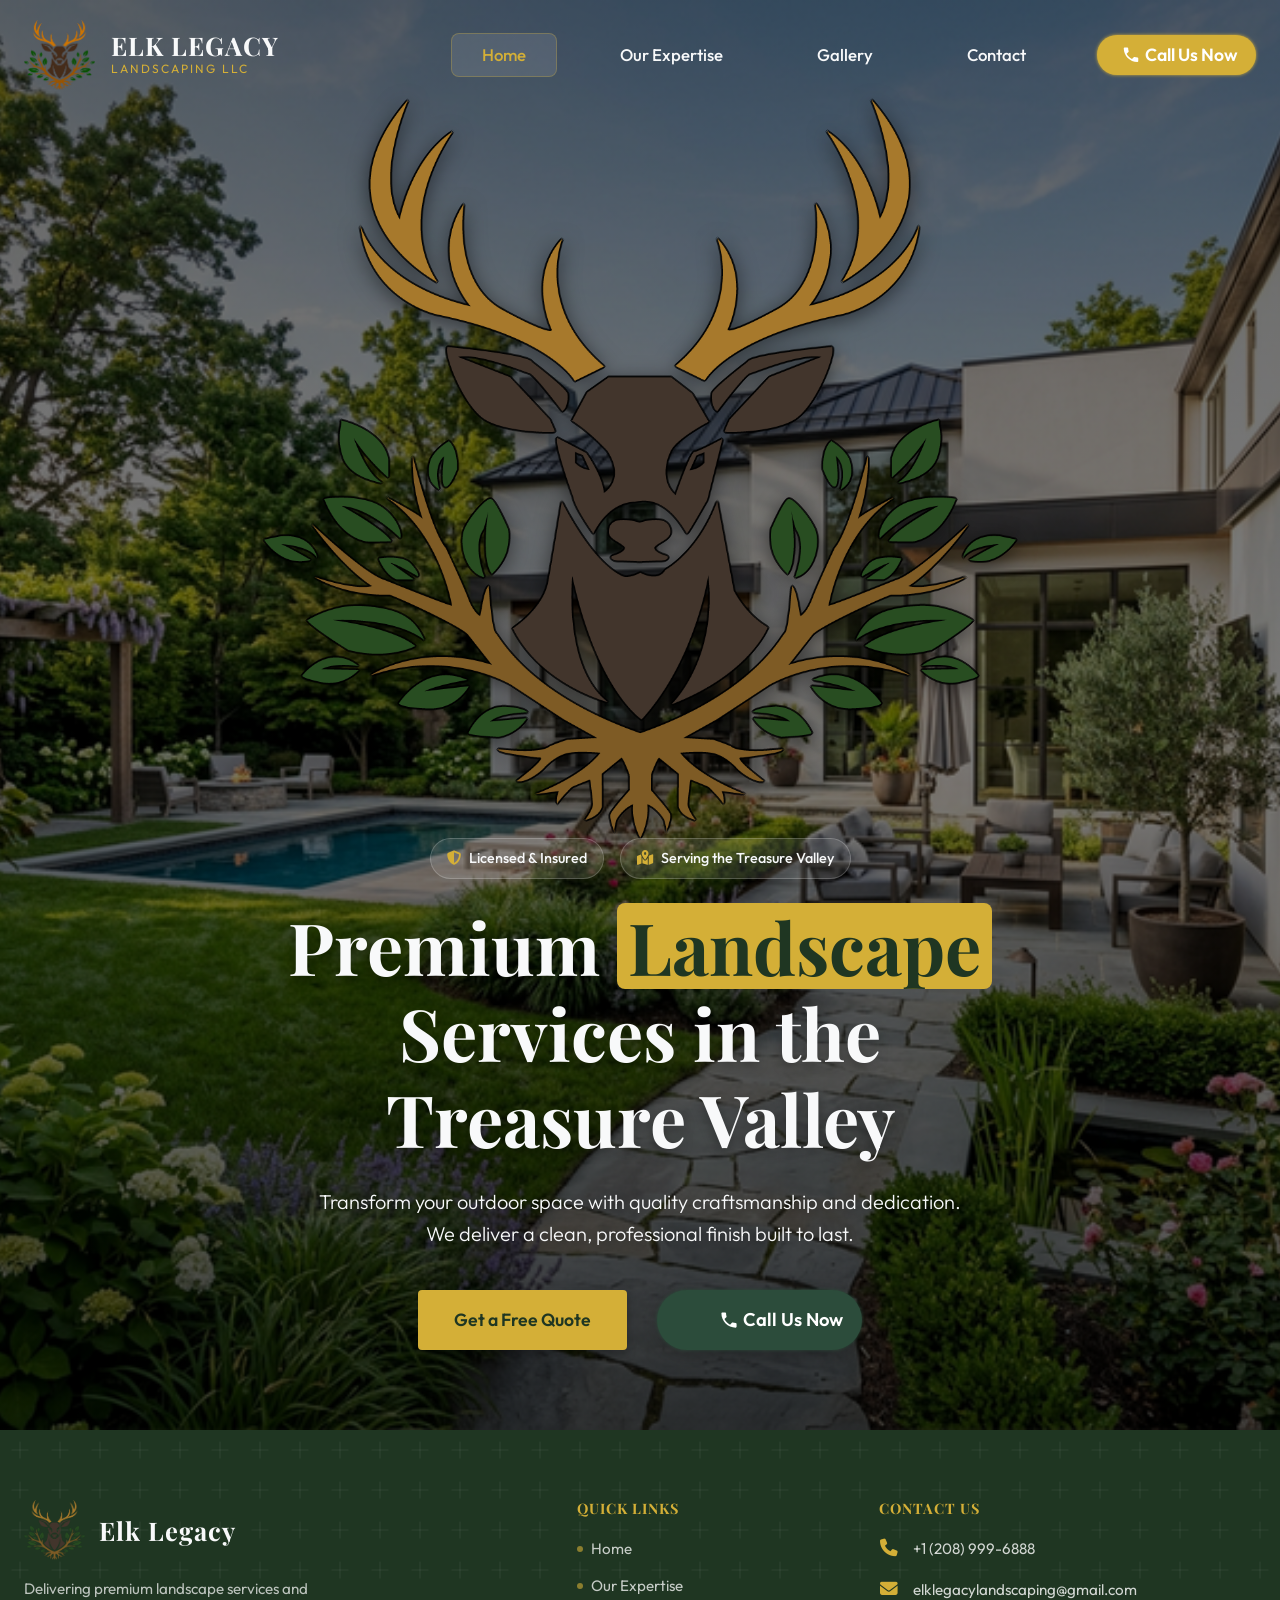
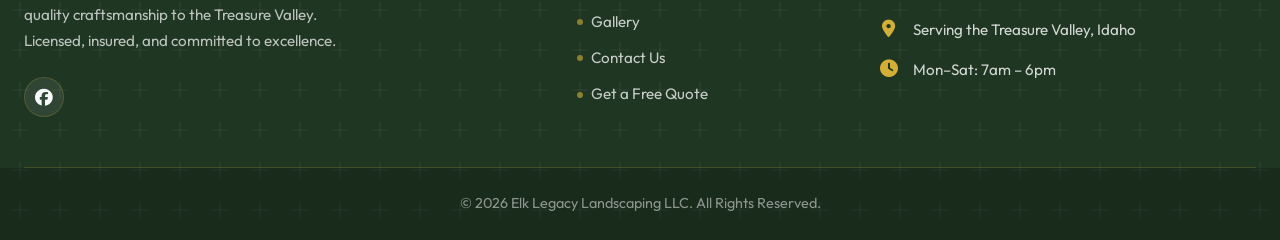
<file: index.html>
<!DOCTYPE html>
<html lang="en">

<head>
    <meta charset="UTF-8">
    <meta name="viewport" content="width=device-width, initial-scale=1.0">
    <title>Elk Legacy Landscaping LLC | Premium Landscape Services</title>
    <meta name="description"
        content="Elk Legacy Landscaping LLC offers premium landscaping services, hardscaping, lawn care, and landscape design in the Treasure Valley. Get a free quote today!">
    <meta name="google-site-verification" content="2z99xYd0-Ld1hsD2Of25X4HzPQm0xbcUh_FDMt8l2i8" />

    <!-- Google Fonts -->
    <link rel="preconnect" href="https://fonts.googleapis.com">
    <link rel="preconnect" href="https://fonts.gstatic.com" crossorigin>
    <link
        href="https://fonts.googleapis.com/css2?family=Outfit:wght@300;400;500;600;700&family=Playfair+Display:wght@500;600;700&display=swap"
        rel="stylesheet">

    <!-- Font Awesome for Icons -->
    <link rel="stylesheet" href="https://cdnjs.cloudflare.com/ajax/libs/font-awesome/6.4.0/css/all.min.css">

    <!-- Custom CSS -->
    <link rel="stylesheet" href="css/style.css">

    <!-- Favicon -->
    <link rel="icon" type="image/png" href="LOGO/elk LOGO.png">
</head>

<body>

    <!-- Desktop & Mobile Header -->
    <header class="header">
        <div class="container header-container">
            <a href="/" class="logo">
                <img src="LOGO/elk LOGO.png" alt="Elk Legacy Landscaping Logo" class="logo-img">
                <div class="logo-text-wrapper">
                    <span class="logo-title">ELK LEGACY</span>
                    <span class="logo-subtitle">LANDSCAPING LLC</span>
                </div>
            </a>

            <nav class="nav-menu">
                <ul class="nav-list">
                    <li>
                        <a href="/" class="nav-link active">
                            <svg class="nav-btn-icon icon-1" viewBox="0 0 24 24"><path d="M17,8C8,10 5.9,16.17 3.82,21.34L5.71,22L6.66,19.7C7.14,19.87 7.64,20 8.17,20C14.34,20 17.15,13.66 17,8Z" /></svg>
                            <svg class="nav-btn-icon icon-2" viewBox="0 0 24 24"><path d="M17,8C8,10 5.9,16.17 3.82,21.34L5.71,22L6.66,19.7C7.14,19.87 7.64,20 8.17,20C14.34,20 17.15,13.66 17,8Z" /></svg>
                            <svg class="nav-btn-icon icon-3" viewBox="0 0 24 24"><path d="M17,8C8,10 5.9,16.17 3.82,21.34L5.71,22L6.66,19.7C7.14,19.87 7.64,20 8.17,20C14.34,20 17.15,13.66 17,8Z" /></svg>
                            <span>Home</span>
                        </a>
                    </li>
                    <li>
                        <a href="/services" class="nav-link">
                            <svg class="nav-btn-icon icon-1" viewBox="0 0 24 24"><path d="M17,8C8,10 5.9,16.17 3.82,21.34L5.71,22L6.66,19.7C7.14,19.87 7.64,20 8.17,20C14.34,20 17.15,13.66 17,8Z" /></svg>
                            <svg class="nav-btn-icon icon-2" viewBox="0 0 24 24"><path d="M17,8C8,10 5.9,16.17 3.82,21.34L5.71,22L6.66,19.7C7.14,19.87 7.64,20 8.17,20C14.34,20 17.15,13.66 17,8Z" /></svg>
                            <svg class="nav-btn-icon icon-3" viewBox="0 0 24 24"><path d="M17,8C8,10 5.9,16.17 3.82,21.34L5.71,22L6.66,19.7C7.14,19.87 7.64,20 8.17,20C14.34,20 17.15,13.66 17,8Z" /></svg>
                            <span>Our Expertise</span>
                        </a>
                    </li>
                    <li>
                        <a href="/gallery" class="nav-link">
                            <svg class="nav-btn-icon icon-1" viewBox="0 0 24 24"><path d="M17,8C8,10 5.9,16.17 3.82,21.34L5.71,22L6.66,19.7C7.14,19.87 7.64,20 8.17,20C14.34,20 17.15,13.66 17,8Z" /></svg>
                            <svg class="nav-btn-icon icon-2" viewBox="0 0 24 24"><path d="M17,8C8,10 5.9,16.17 3.82,21.34L5.71,22L6.66,19.7C7.14,19.87 7.64,20 8.17,20C14.34,20 17.15,13.66 17,8Z" /></svg>
                            <svg class="nav-btn-icon icon-3" viewBox="0 0 24 24"><path d="M17,8C8,10 5.9,16.17 3.82,21.34L5.71,22L6.66,19.7C7.14,19.87 7.64,20 8.17,20C14.34,20 17.15,13.66 17,8Z" /></svg>
                            <span>Gallery</span>
                        </a>
                    </li>
                    <li>
                        <a href="/contact" class="nav-link">
                            <svg class="nav-btn-icon icon-1" viewBox="0 0 24 24"><path d="M17,8C8,10 5.9,16.17 3.82,21.34L5.71,22L6.66,19.7C7.14,19.87 7.64,20 8.17,20C14.34,20 17.15,13.66 17,8Z" /></svg>
                            <svg class="nav-btn-icon icon-2" viewBox="0 0 24 24"><path d="M17,8C8,10 5.9,16.17 3.82,21.34L5.71,22L6.66,19.7C7.14,19.87 7.64,20 8.17,20C14.34,20 17.15,13.66 17,8Z" /></svg>
                            <svg class="nav-btn-icon icon-3" viewBox="0 0 24 24"><path d="M17,8C8,10 5.9,16.17 3.82,21.34L5.71,22L6.66,19.7C7.14,19.87 7.64,20 8.17,20C14.34,20 17.15,13.66 17,8Z" /></svg>
                            <span>Contact</span>
                        </a>
                    </li>
                </ul>
                <a href="tel:+12089996888" class="nav-call-btn">
                    <svg viewBox="0 0 24 24" width="24" height="24" xmlns="http://www.w3.org/2000/svg">
                        <path d="M6.62 10.79c1.44 2.83 3.76 5.14 6.59 6.59l2.2-2.2c.27-.27.67-.36 1.02-.24 1.12.37 2.33.57 3.57.57.55 0 1 .45 1 1V20c0 .55-.45 1-1 1-9.39 0-17-7.61-17-17 0-.55.45-1 1-1h3.5c.55 0 1 .45 1 1 0 1.25.2 2.45.57 3.57.11.35.03.74-.25 1.02l-2.2 2.2z" fill="currentColor"></path>
                    </svg>
                    <span>Call Us Now</span>
                </a>
            </nav>

            <button class="mobile-menu-btn" aria-label="Toggle Menu">
                <i class="fa-solid fa-bars"></i>
            </button>
        </div>
    </header>

    <!-- Mobile Navigation Overlay -->
    <div class="mobile-nav-overlay">
        <button class="close-menu-btn" aria-label="Close Menu">
            <i class="fa-solid fa-xmark"></i>
        </button>
        <ul class="mobile-nav-list">
            <li><a href="/" class="mobile-nav-link">Home</a></li>
            <li><a href="/services" class="mobile-nav-link">Our Expertise</a></li>
            <li><a href="/gallery" class="mobile-nav-link">Gallery</a></li>
            <li><a href="/contact" class="mobile-nav-link">Contact</a></li>
            <li>
                <a href="tel:+12089996888" class="nav-call-btn">
                    <svg viewBox="0 0 24 24" width="24" height="24" xmlns="http://www.w3.org/2000/svg">
                        <path d="M6.62 10.79c1.44 2.83 3.76 5.14 6.59 6.59l2.2-2.2c.27-.27.67-.36 1.02-.24 1.12.37 2.33.57 3.57.57.55 0 1 .45 1 1V20c0 .55-.45 1-1 1-9.39 0-17-7.61-17-17 0-.55.45-1 1-1h3.5c.55 0 1 .45 1 1 0 1.25.2 2.45.57 3.57.11.35.03.74-.25 1.02l-2.2 2.2z" fill="currentColor"></path>
                    </svg>
                    <span>Call Us Now</span>
                </a>
            </li>
        </ul>
    </div>

    <!-- Hero Section -->
    <section id="home" class="hero">
        <div class="hero-overlay"></div>
        <div class="container hero-content">
            <img src="LOGO/elk LOGO.png" alt="Elk Legacy Landscaping Logo" class="hero-center-logo animate-fade-in-up" style="animation-delay: 0.05s;">
            
            <div class="trust-badges animate-fade-in-up" style="animation-delay: 0.1s;">
                <span class="badge"><i class="fa-solid fa-shield-halved"></i> Licensed & Insured</span>
                <span class="badge"><i class="fa-solid fa-map-location-dot"></i> Serving the Treasure Valley</span>
            </div>

            <h1 class="hero-title animate-fade-in-up" style="animation-delay: 0.3s;">
                Premium <span class="rotating-text-wrapper" id="rotatingText" data-texts='["Landscape", "Hardscaping", "Design", "Maintenance"]'></span> Services in the Treasure Valley
            </h1>

            <p class="hero-subtitle animate-fade-in-up" style="animation-delay: 0.5s;">
                Transform your outdoor space with quality craftsmanship and dedication. We deliver a clean, professional
                finish built to last.
            </p>

            <div class="hero-cta-group animate-fade-in-up" style="animation-delay: 0.7s;">
                <a href="/contact" class="btn btn-primary btn-large">
                    <svg class="nav-btn-icon icon-1" viewBox="0 0 24 24"><path d="M17,8C8,10 5.9,16.17 3.82,21.34L5.71,22L6.66,19.7C7.14,19.87 7.64,20 8.17,20C14.34,20 17.15,13.66 17,8Z" /></svg>
                    <svg class="nav-btn-icon icon-2" viewBox="0 0 24 24"><path d="M17,8C8,10 5.9,16.17 3.82,21.34L5.71,22L6.66,19.7C7.14,19.87 7.64,20 8.17,20C14.34,20 17.15,13.66 17,8Z" /></svg>
                    <svg class="nav-btn-icon icon-3" viewBox="0 0 24 24"><path d="M17,8C8,10 5.9,16.17 3.82,21.34L5.71,22L6.66,19.7C7.14,19.87 7.64,20 8.17,20C14.34,20 17.15,13.66 17,8Z" /></svg>
                    <span>Get a Free Quote</span>
                </a>
                <a href="tel:+12089996888" class="nav-call-btn hero-call-btn">
                    <svg class="nav-btn-icon icon-1" viewBox="0 0 24 24"><path d="M17,8C8,10 5.9,16.17 3.82,21.34L5.71,22L6.66,19.7C7.14,19.87 7.64,20 8.17,20C14.34,20 17.15,13.66 17,8Z" /></svg>
                    <svg class="nav-btn-icon icon-2" viewBox="0 0 24 24"><path d="M17,8C8,10 5.9,16.17 3.82,21.34L5.71,22L6.66,19.7C7.14,19.87 7.64,20 8.17,20C14.34,20 17.15,13.66 17,8Z" /></svg>
                    <svg class="nav-btn-icon icon-3" viewBox="0 0 24 24"><path d="M17,8C8,10 5.9,16.17 3.82,21.34L5.71,22L6.66,19.7C7.14,19.87 7.64,20 8.17,20C14.34,20 17.15,13.66 17,8Z" /></svg>
                    <svg viewBox="0 0 24 24" width="24" height="24" xmlns="http://www.w3.org/2000/svg">
                        <path d="M6.62 10.79c1.44 2.83 3.76 5.14 6.59 6.59l2.2-2.2c.27-.27.67-.36 1.02-.24 1.12.37 2.33.57 3.57.57.55 0 1 .45 1 1V20c0 .55-.45 1-1 1-9.39 0-17-7.61-17-17 0-.55.45-1 1-1h3.5c.55 0 1 .45 1 1 0 1.25.2 2.45.57 3.57.11.35.03.74-.25 1.02l-2.2 2.2z" fill="currentColor"></path>
                    </svg>
                    <span>Call Us Now</span>
                </a>
            </div>
        </div>
    </section>



    <footer class="footer">
        <div class="container">
            <div class="footer-grid">

                <!-- Column 1: Brand -->
                <div class="footer-brand reveal-up">
                    <div class="footer-branding">
                        <img src="LOGO/elk LOGO.png" alt="Elk Legacy Landscaping Logo" class="footer-logo">
                        <h3 class="footer-company-name">Elk Legacy</h3>
                    </div>
                    <p class="footer-desc">Delivering premium landscape services and quality craftsmanship to the Treasure Valley. Licensed, insured, and committed to excellence.</p>
                    <div class="footer-social">
                        <a href="https://www.facebook.com/profile.php?id=61587080534733" class="footer-social-link" target="_blank" rel="noopener noreferrer" aria-label="Follow us on Facebook">
                            <i class="fa-brands fa-facebook"></i>
                        </a>
                    </div>
                </div>

                <!-- Column 2: Quick Links -->
                <div class="footer-col reveal-up" style="transition-delay:0.1s">
                    <h4>Quick Links</h4>
                    <ul class="footer-links">
                        <li><a href="/">Home</a></li>
                        <li><a href="/services">Our Expertise</a></li>
                        <li><a href="/gallery">Gallery</a></li>
                        <li><a href="/contact">Contact Us</a></li>
                        <li><a href="/contact">Get a Free Quote</a></li>
                    </ul>
                </div>

                <!-- Column 3: Contact -->
                <div class="footer-col reveal-up" style="transition-delay:0.2s">
                    <h4>Contact Us</h4>
                    <ul class="contact-list">
                        <li>
                            <i class="fa-solid fa-phone"></i>
                            <a href="tel:+12089996888">+1 (208) 999-6888</a>
                        </li>
                        <li>
                            <i class="fa-solid fa-envelope"></i>
                            <a href="mailto:elklegacylandscaping@gmail.com">elklegacylandscaping@gmail.com</a>
                        </li>
                        <li>
                            <i class="fa-solid fa-location-dot"></i>
                            <span>Serving the Treasure Valley, Idaho</span>
                        </li>
                        <li>
                            <i class="fa-solid fa-clock"></i>
                            <span>Mon–Sat: 7am – 6pm</span>
                        </li>
                    </ul>
                </div>

            </div>
        </div>
        <div class="footer-bottom">
            <div class="container">
                <p>&copy; 2026 Elk Legacy Landscaping LLC. All Rights Reserved.</p>
            </div>
        </div>
    </footer>

    <!-- JS -->
    <script src="js/script.js"></script>
</body>

</html>
</file>
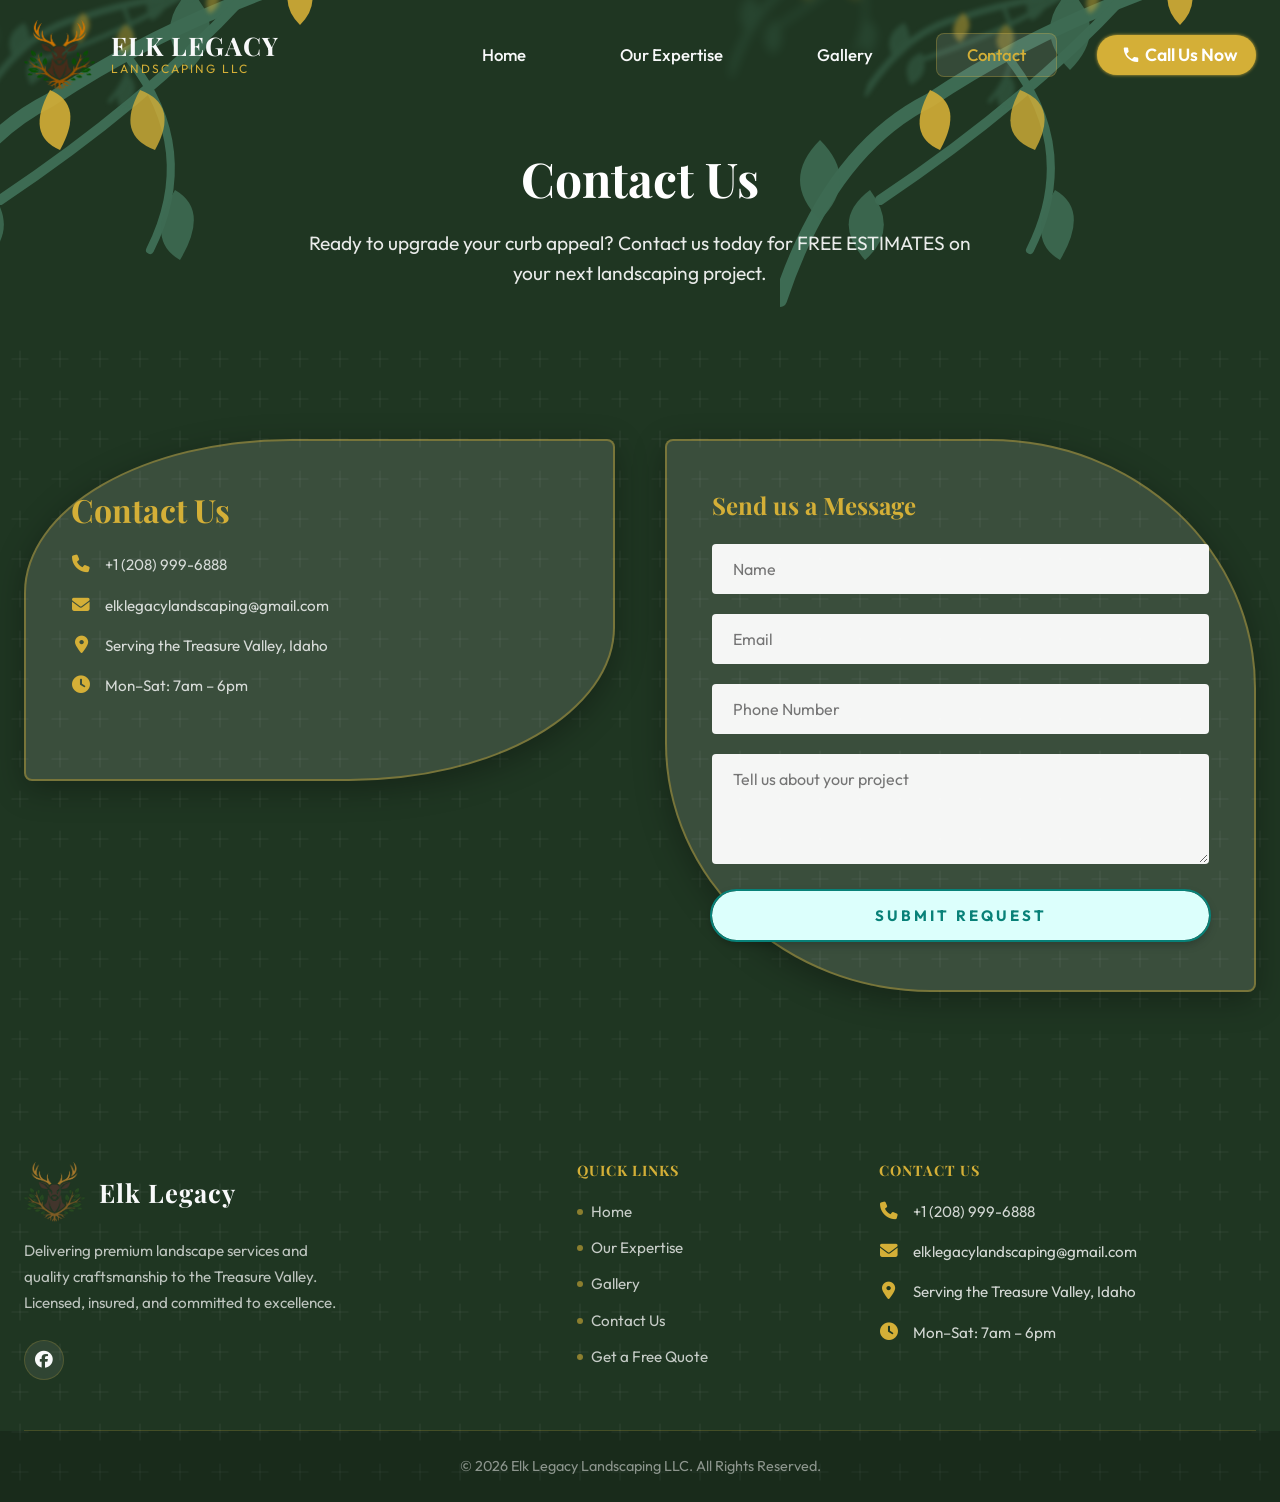
<file: contact.html>
<!DOCTYPE html>
<html lang="en">

<head>
    <meta charset="UTF-8">
    <meta name="viewport" content="width=device-width, initial-scale=1.0">
    <title>Contact Us | Elk Legacy Landscaping LLC</title>
    <meta name="description"
        content="Contact Elk Legacy Landscaping LLC to start your next outdoor project. Get a free quote on our premium landscaping services in the Treasure Valley.">

    <!-- Google Fonts -->
    <link rel="preconnect" href="https://fonts.googleapis.com">
    <link rel="preconnect" href="https://fonts.gstatic.com" crossorigin>
    <link
        href="https://fonts.googleapis.com/css2?family=Outfit:wght@300;400;500;600;700&family=Playfair+Display:wght@500;600;700&display=swap"
        rel="stylesheet">

    <!-- Font Awesome for Icons -->
    <link rel="stylesheet" href="https://cdnjs.cloudflare.com/ajax/libs/font-awesome/6.4.0/css/all.min.css">

    <!-- Custom CSS -->
    <link rel="stylesheet" href="css/style.css">

    <!-- Favicon -->
    <link rel="icon" type="image/png" href="LOGO/elk LOGO.png">
</head>

<body>

    <!-- Desktop & Mobile Header -->
    <header class="header">
        <div class="container header-container">
            <a href="/" class="logo">
                <img src="LOGO/elk LOGO.png" alt="Elk Legacy Landscaping Logo" class="logo-img">
                <div class="logo-text-wrapper">
                    <span class="logo-title">ELK LEGACY</span>
                    <span class="logo-subtitle">LANDSCAPING LLC</span>
                </div>
            </a>

            <nav class="nav-menu">
                <ul class="nav-list">
                    <li>
                        <a href="/" class="nav-link">
                            <svg class="nav-btn-icon icon-1" viewBox="0 0 24 24"><path d="M17,8C8,10 5.9,16.17 3.82,21.34L5.71,22L6.66,19.7C7.14,19.87 7.64,20 8.17,20C14.34,20 17.15,13.66 17,8Z" /></svg>
                            <svg class="nav-btn-icon icon-2" viewBox="0 0 24 24"><path d="M17,8C8,10 5.9,16.17 3.82,21.34L5.71,22L6.66,19.7C7.14,19.87 7.64,20 8.17,20C14.34,20 17.15,13.66 17,8Z" /></svg>
                            <svg class="nav-btn-icon icon-3" viewBox="0 0 24 24"><path d="M17,8C8,10 5.9,16.17 3.82,21.34L5.71,22L6.66,19.7C7.14,19.87 7.64,20 8.17,20C14.34,20 17.15,13.66 17,8Z" /></svg>
                            <span>Home</span>
                        </a>
                    </li>
                    <li>
                        <a href="/services" class="nav-link">
                            <svg class="nav-btn-icon icon-1" viewBox="0 0 24 24"><path d="M17,8C8,10 5.9,16.17 3.82,21.34L5.71,22L6.66,19.7C7.14,19.87 7.64,20 8.17,20C14.34,20 17.15,13.66 17,8Z" /></svg>
                            <svg class="nav-btn-icon icon-2" viewBox="0 0 24 24"><path d="M17,8C8,10 5.9,16.17 3.82,21.34L5.71,22L6.66,19.7C7.14,19.87 7.64,20 8.17,20C14.34,20 17.15,13.66 17,8Z" /></svg>
                            <svg class="nav-btn-icon icon-3" viewBox="0 0 24 24"><path d="M17,8C8,10 5.9,16.17 3.82,21.34L5.71,22L6.66,19.7C7.14,19.87 7.64,20 8.17,20C14.34,20 17.15,13.66 17,8Z" /></svg>
                            <span>Our Expertise</span>
                        </a>
                    </li>
                    <li>
                        <a href="/gallery" class="nav-link">
                            <svg class="nav-btn-icon icon-1" viewBox="0 0 24 24"><path d="M17,8C8,10 5.9,16.17 3.82,21.34L5.71,22L6.66,19.7C7.14,19.87 7.64,20 8.17,20C14.34,20 17.15,13.66 17,8Z" /></svg>
                            <svg class="nav-btn-icon icon-2" viewBox="0 0 24 24"><path d="M17,8C8,10 5.9,16.17 3.82,21.34L5.71,22L6.66,19.7C7.14,19.87 7.64,20 8.17,20C14.34,20 17.15,13.66 17,8Z" /></svg>
                            <svg class="nav-btn-icon icon-3" viewBox="0 0 24 24"><path d="M17,8C8,10 5.9,16.17 3.82,21.34L5.71,22L6.66,19.7C7.14,19.87 7.64,20 8.17,20C14.34,20 17.15,13.66 17,8Z" /></svg>
                            <span>Gallery</span>
                        </a>
                    </li>
                    <li>
                        <a href="/contact" class="nav-link active">
                            <svg class="nav-btn-icon icon-1" viewBox="0 0 24 24"><path d="M17,8C8,10 5.9,16.17 3.82,21.34L5.71,22L6.66,19.7C7.14,19.87 7.64,20 8.17,20C14.34,20 17.15,13.66 17,8Z" /></svg>
                            <svg class="nav-btn-icon icon-2" viewBox="0 0 24 24"><path d="M17,8C8,10 5.9,16.17 3.82,21.34L5.71,22L6.66,19.7C7.14,19.87 7.64,20 8.17,20C14.34,20 17.15,13.66 17,8Z" /></svg>
                            <svg class="nav-btn-icon icon-3" viewBox="0 0 24 24"><path d="M17,8C8,10 5.9,16.17 3.82,21.34L5.71,22L6.66,19.7C7.14,19.87 7.64,20 8.17,20C14.34,20 17.15,13.66 17,8Z" /></svg>
                            <span>Contact</span>
                        </a>
                    </li>
                </ul>
                <a href="tel:+12089996888" class="nav-call-btn">
                    <svg viewBox="0 0 24 24" width="24" height="24" xmlns="http://www.w3.org/2000/svg">
                        <path d="M6.62 10.79c1.44 2.83 3.76 5.14 6.59 6.59l2.2-2.2c.27-.27.67-.36 1.02-.24 1.12.37 2.33.57 3.57.57.55 0 1 .45 1 1V20c0 .55-.45 1-1 1-9.39 0-17-7.61-17-17 0-.55.45-1 1-1h3.5c.55 0 1 .45 1 1 0 1.25.2 2.45.57 3.57.11.35.03.74-.25 1.02l-2.2 2.2z" fill="currentColor"></path>
                    </svg>
                    <span>Call Us Now</span>
                </a>
            </nav>

            <button class="mobile-menu-btn" aria-label="Toggle Menu">
                <i class="fa-solid fa-bars"></i>
            </button>
        </div>
    </header>

    <!-- Mobile Navigation Overlay -->
    <div class="mobile-nav-overlay">
        <button class="close-menu-btn" aria-label="Close Menu">
            <i class="fa-solid fa-xmark"></i>
        </button>
        <ul class="mobile-nav-list">
            <li><a href="/" class="mobile-nav-link">Home</a></li>
            <li><a href="/services" class="mobile-nav-link">Our Expertise</a></li>
            <li><a href="/gallery" class="mobile-nav-link">Gallery</a></li>
            <li><a href="/contact" class="mobile-nav-link" style="color: var(--color-accent);">Contact</a></li>
            <li>
                <a href="tel:+12089996888" class="nav-call-btn">
                    <svg viewBox="0 0 24 24" width="24" height="24" xmlns="http://www.w3.org/2000/svg">
                        <path d="M6.62 10.79c1.44 2.83 3.76 5.14 6.59 6.59l2.2-2.2c.27-.27.67-.36 1.02-.24 1.12.37 2.33.57 3.57.57.55 0 1 .45 1 1V20c0 .55-.45 1-1 1-9.39 0-17-7.61-17-17 0-.55.45-1 1-1h3.5c.55 0 1 .45 1 1 0 1.25.2 2.45.57 3.57.11.35.03.74-.25 1.02l-2.2 2.2z" fill="currentColor"></path>
                    </svg>
                    <span>Call Us Now</span>
                </a>
            </li>
        </ul>
    </div>

    <!-- Page Header (Replacing Hero) -->
    <section class="page-header" style="padding: 150px 0 50px; background-color: var(--color-primary-dark); text-align: center; color: white;">
        <div class="branch-overlay"></div>
        <div class="branch-overlay left"></div>
        <div class="container">
            <h1 style="font-size: 3rem; color: white; margin-bottom: 20px;">Contact Us</h1>
            <p style="font-size: 1.2rem; max-width: 700px; margin: 0 auto; opacity: 0.9;">Ready to upgrade your curb appeal? Contact us today for FREE ESTIMATES on your next landscaping project.</p>
        </div>
    </section>

    <!-- Contact Section -->
    <section id="contact" class="contact-section" style="padding: 100px 0;">
        <div class="container">
            <div class="footer-grid" style="grid-template-columns: 1fr 1fr; align-items: start; border-bottom: none; padding-bottom: 0;">

                <!-- Column 1: Contact Info -->
                <div class="reveal-up">
                    <div class="contact-info-card">
                        <h3 style="font-family: var(--font-heading); font-size: 2rem; color: var(--color-accent); margin-bottom: 24px;">Contact Us</h3>
                        <ul class="contact-list" style="margin-bottom: 30px;">
                            <li><i class="fa-solid fa-phone"></i><a href="tel:+12089996888">+1 (208) 999-6888</a></li>
                            <li><i class="fa-solid fa-envelope"></i><a href="mailto:elklegacylandscaping@gmail.com">elklegacylandscaping@gmail.com</a></li>
                            <li><i class="fa-solid fa-location-dot"></i><span>Serving the Treasure Valley, Idaho</span></li>
                            <li><i class="fa-solid fa-clock"></i><span>Mon–Sat: 7am – 6pm</span></li>
                        </ul>
                    </div>
                </div>

                <!-- Column 2: Contact Form -->
                <div class="footer-form reveal-up" style="transition-delay: 0.1s;">
                    <div class="contact-form">
                        <h4 style="font-family: var(--font-heading); font-size: 1.5rem; color: var(--color-accent); margin-bottom: 24px;">Send us a Message</h4>
                        <form id="contactForm">
                            <input type="text" name="_gotcha" style="display:none" tabIndex="-1" autocomplete="off" />
                            <div class="form-group"><input type="text" id="name" name="name" placeholder="Name" required></div>
                            <div class="form-group"><input type="email" id="email" name="email" placeholder="Email" required></div>
                            <div class="form-group"><input type="tel" id="phone" name="phone" placeholder="Phone Number" required></div>
                            <div class="form-group"><textarea id="project" name="project" placeholder="Tell us about your project" rows="4" required></textarea></div>
                            <button type="submit" class="btn btn-primary btn-submit">Submit Request</button>
                            <div id="formStatus" class="form-status"></div>
                        </form>
                    </div>
                </div>

            </div>
        </div>
    </section>

    <footer class="footer">
        <div class="container">
            <div class="footer-grid">

                <!-- Column 1: Brand -->
                <div class="footer-brand reveal-up">
                    <div class="footer-branding">
                        <img src="LOGO/elk LOGO.png" alt="Elk Legacy Landscaping Logo" class="footer-logo">
                        <h3 class="footer-company-name">Elk Legacy</h3>
                    </div>
                    <p class="footer-desc">Delivering premium landscape services and quality craftsmanship to the Treasure Valley. Licensed, insured, and committed to excellence.</p>
                    <div class="footer-social">
                        <a href="https://www.facebook.com/profile.php?id=61587080534733" class="footer-social-link" target="_blank" rel="noopener noreferrer" aria-label="Follow us on Facebook">
                            <i class="fa-brands fa-facebook"></i>
                        </a>
                    </div>
                </div>

                <!-- Column 2: Quick Links -->
                <div class="footer-col reveal-up" style="transition-delay:0.1s">
                    <h4>Quick Links</h4>
                    <ul class="footer-links">
                        <li><a href="/">Home</a></li>
                        <li><a href="/services">Our Expertise</a></li>
                        <li><a href="/gallery">Gallery</a></li>
                        <li><a href="/contact">Contact Us</a></li>
                        <li><a href="/contact">Get a Free Quote</a></li>
                    </ul>
                </div>

                <!-- Column 3: Contact -->
                <div class="footer-col reveal-up" style="transition-delay:0.2s">
                    <h4>Contact Us</h4>
                    <ul class="contact-list">
                        <li>
                            <i class="fa-solid fa-phone"></i>
                            <a href="tel:+12089996888">+1 (208) 999-6888</a>
                        </li>
                        <li>
                            <i class="fa-solid fa-envelope"></i>
                            <a href="mailto:elklegacylandscaping@gmail.com">elklegacylandscaping@gmail.com</a>
                        </li>
                        <li>
                            <i class="fa-solid fa-location-dot"></i>
                            <span>Serving the Treasure Valley, Idaho</span>
                        </li>
                        <li>
                            <i class="fa-solid fa-clock"></i>
                            <span>Mon–Sat: 7am – 6pm</span>
                        </li>
                    </ul>
                </div>

            </div>
        </div>
        <div class="footer-bottom">
            <div class="container">
                <p>&copy; 2026 Elk Legacy Landscaping LLC. All Rights Reserved.</p>
            </div>
        </div>
    </footer>

    <!-- JS -->
    <script src="js/script.js"></script>
</body>

</html>
</file>
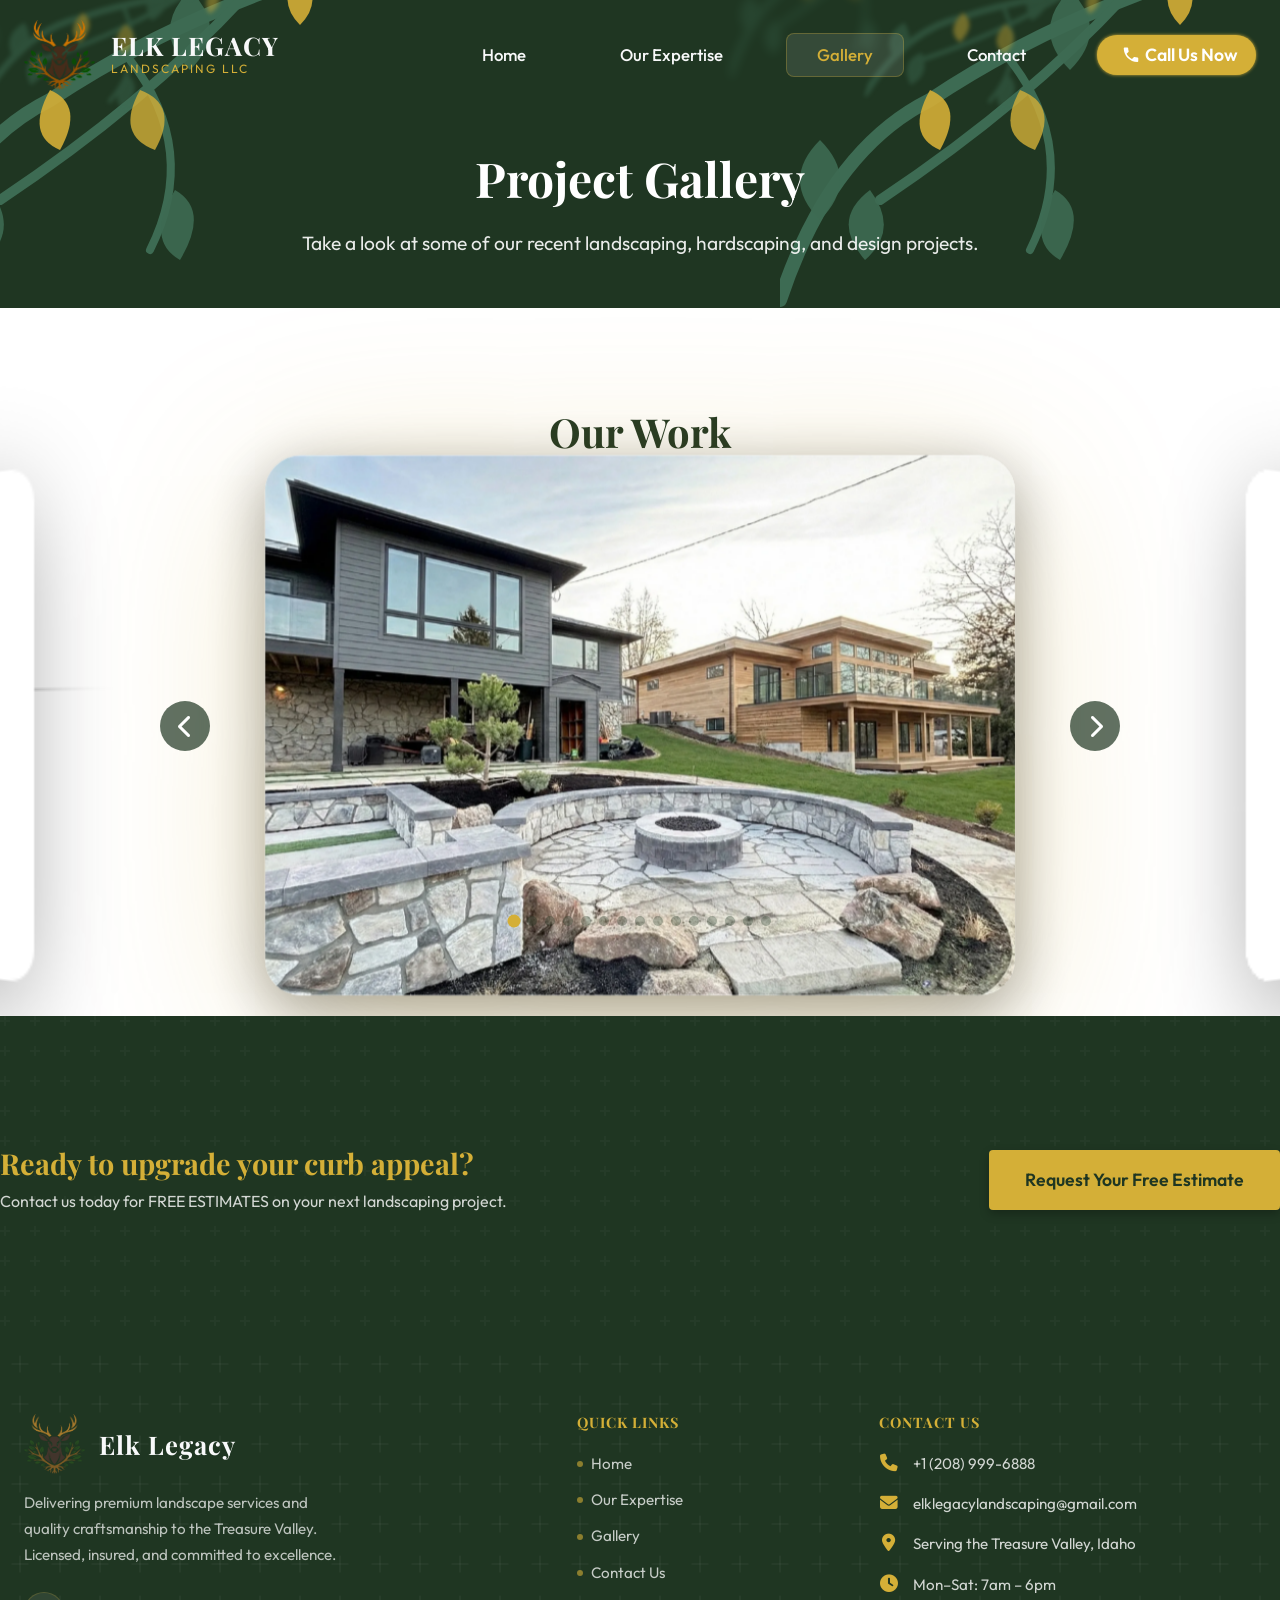
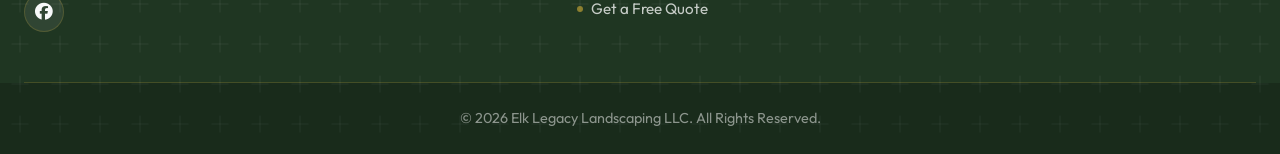
<file: gallery.html>
<!DOCTYPE html>
<html lang="en">

<head>
    <meta charset="UTF-8">
    <meta name="viewport" content="width=device-width, initial-scale=1.0">
    <title>Gallery | Elk Legacy Landscaping LLC</title>
    <meta name="description"
        content="View our past landscaping and hardscaping projects in the Treasure Valley.">

    <!-- Google Fonts -->
    <link rel="preconnect" href="https://fonts.googleapis.com">
    <link rel="preconnect" href="https://fonts.gstatic.com" crossorigin>
    <link
        href="https://fonts.googleapis.com/css2?family=Outfit:wght@300;400;500;600;700&family=Playfair+Display:wght@500;600;700&display=swap"
        rel="stylesheet">

    <!-- Font Awesome for Icons -->
    <link rel="stylesheet" href="https://cdnjs.cloudflare.com/ajax/libs/font-awesome/6.4.0/css/all.min.css">

    <!-- Custom CSS -->
    <link rel="stylesheet" href="css/style.css">

    <!-- Favicon -->
    <link rel="icon" type="image/png" href="LOGO/elk LOGO.png">
</head>

<body>

    <!-- Desktop & Mobile Header -->
    <header class="header">
        <div class="container header-container">
            <a href="/" class="logo">
                <img src="LOGO/elk LOGO.png" alt="Elk Legacy Landscaping Logo" class="logo-img">
                <div class="logo-text-wrapper">
                    <span class="logo-title">ELK LEGACY</span>
                    <span class="logo-subtitle">LANDSCAPING LLC</span>
                </div>
            </a>

            <nav class="nav-menu">
                <ul class="nav-list">
                    <li>
                        <a href="/" class="nav-link">
                            <svg class="nav-btn-icon icon-1" viewBox="0 0 24 24"><path d="M17,8C8,10 5.9,16.17 3.82,21.34L5.71,22L6.66,19.7C7.14,19.87 7.64,20 8.17,20C14.34,20 17.15,13.66 17,8Z" /></svg>
                            <svg class="nav-btn-icon icon-2" viewBox="0 0 24 24"><path d="M17,8C8,10 5.9,16.17 3.82,21.34L5.71,22L6.66,19.7C7.14,19.87 7.64,20 8.17,20C14.34,20 17.15,13.66 17,8Z" /></svg>
                            <svg class="nav-btn-icon icon-3" viewBox="0 0 24 24"><path d="M17,8C8,10 5.9,16.17 3.82,21.34L5.71,22L6.66,19.7C7.14,19.87 7.64,20 8.17,20C14.34,20 17.15,13.66 17,8Z" /></svg>
                            <span>Home</span>
                        </a>
                    </li>
                    <li>
                        <a href="/services" class="nav-link">
                            <svg class="nav-btn-icon icon-1" viewBox="0 0 24 24"><path d="M17,8C8,10 5.9,16.17 3.82,21.34L5.71,22L6.66,19.7C7.14,19.87 7.64,20 8.17,20C14.34,20 17.15,13.66 17,8Z" /></svg>
                            <svg class="nav-btn-icon icon-2" viewBox="0 0 24 24"><path d="M17,8C8,10 5.9,16.17 3.82,21.34L5.71,22L6.66,19.7C7.14,19.87 7.64,20 8.17,20C14.34,20 17.15,13.66 17,8Z" /></svg>
                            <svg class="nav-btn-icon icon-3" viewBox="0 0 24 24"><path d="M17,8C8,10 5.9,16.17 3.82,21.34L5.71,22L6.66,19.7C7.14,19.87 7.64,20 8.17,20C14.34,20 17.15,13.66 17,8Z" /></svg>
                            <span>Our Expertise</span>
                        </a>
                    </li>
                    <li>
                        <a href="/gallery" class="nav-link active">
                            <svg class="nav-btn-icon icon-1" viewBox="0 0 24 24"><path d="M17,8C8,10 5.9,16.17 3.82,21.34L5.71,22L6.66,19.7C7.14,19.87 7.64,20 8.17,20C14.34,20 17.15,13.66 17,8Z" /></svg>
                            <svg class="nav-btn-icon icon-2" viewBox="0 0 24 24"><path d="M17,8C8,10 5.9,16.17 3.82,21.34L5.71,22L6.66,19.7C7.14,19.87 7.64,20 8.17,20C14.34,20 17.15,13.66 17,8Z" /></svg>
                            <svg class="nav-btn-icon icon-3" viewBox="0 0 24 24"><path d="M17,8C8,10 5.9,16.17 3.82,21.34L5.71,22L6.66,19.7C7.14,19.87 7.64,20 8.17,20C14.34,20 17.15,13.66 17,8Z" /></svg>
                            <span>Gallery</span>
                        </a>
                    </li>
                    <li>
                        <a href="/contact" class="nav-link">
                            <svg class="nav-btn-icon icon-1" viewBox="0 0 24 24"><path d="M17,8C8,10 5.9,16.17 3.82,21.34L5.71,22L6.66,19.7C7.14,19.87 7.64,20 8.17,20C14.34,20 17.15,13.66 17,8Z" /></svg>
                            <svg class="nav-btn-icon icon-2" viewBox="0 0 24 24"><path d="M17,8C8,10 5.9,16.17 3.82,21.34L5.71,22L6.66,19.7C7.14,19.87 7.64,20 8.17,20C14.34,20 17.15,13.66 17,8Z" /></svg>
                            <svg class="nav-btn-icon icon-3" viewBox="0 0 24 24"><path d="M17,8C8,10 5.9,16.17 3.82,21.34L5.71,22L6.66,19.7C7.14,19.87 7.64,20 8.17,20C14.34,20 17.15,13.66 17,8Z" /></svg>
                            <span>Contact</span>
                        </a>
                    </li>
                </ul>
                <a href="tel:+12089996888" class="nav-call-btn">
                    <svg viewBox="0 0 24 24" width="24" height="24" xmlns="http://www.w3.org/2000/svg">
                        <path d="M6.62 10.79c1.44 2.83 3.76 5.14 6.59 6.59l2.2-2.2c.27-.27.67-.36 1.02-.24 1.12.37 2.33.57 3.57.57.55 0 1 .45 1 1V20c0 .55-.45 1-1 1-9.39 0-17-7.61-17-17 0-.55.45-1 1-1h3.5c.55 0 1 .45 1 1 0 1.25.2 2.45.57 3.57.11.35.03.74-.25 1.02l-2.2 2.2z" fill="currentColor"></path>
                    </svg>
                    <span>Call Us Now</span>
                </a>
            </nav>

            <button class="mobile-menu-btn" aria-label="Toggle Menu">
                <i class="fa-solid fa-bars"></i>
            </button>
        </div>
    </header>

    <!-- Mobile Navigation Overlay -->
    <div class="mobile-nav-overlay">
        <button class="close-menu-btn" aria-label="Close Menu">
            <i class="fa-solid fa-xmark"></i>
        </button>
        <ul class="mobile-nav-list">
            <li><a href="/" class="mobile-nav-link">Home</a></li>
            <li><a href="/services" class="mobile-nav-link">Our Expertise</a></li>
            <li><a href="/gallery" class="mobile-nav-link" style="color: var(--color-accent);">Gallery</a></li>
            <li><a href="/contact" class="mobile-nav-link">Contact</a></li>
            <li>
                <a href="tel:+12089996888" class="nav-call-btn">
                    <svg viewBox="0 0 24 24" width="24" height="24" xmlns="http://www.w3.org/2000/svg">
                        <path d="M6.62 10.79c1.44 2.83 3.76 5.14 6.59 6.59l2.2-2.2c.27-.27.67-.36 1.02-.24 1.12.37 2.33.57 3.57.57.55 0 1 .45 1 1V20c0 .55-.45 1-1 1-9.39 0-17-7.61-17-17 0-.55.45-1 1-1h3.5c.55 0 1 .45 1 1 0 1.25.2 2.45.57 3.57.11.35.03.74-.25 1.02l-2.2 2.2z" fill="currentColor"></path>
                    </svg>
                    <span>Call Us Now</span>
                </a>
            </li>
        </ul>
    </div>

    <!-- Page Header (Replacing Hero) -->
    <section class="page-header" style="padding: 150px 0 50px; background-color: var(--color-primary-dark); text-align: center; color: white;">
        <div class="branch-overlay"></div>
        <div class="branch-overlay left"></div>
        <div class="container">
            <h1 style="font-size: 3rem; color: white; margin-bottom: 20px;">Project Gallery</h1>
            <p style="font-size: 1.2rem; max-width: 700px; margin: 0 auto; opacity: 0.9;">Take a look at some of our recent landscaping, hardscaping, and design projects.</p>
        </div>
    </section>

    <!-- Gallery Section -->
    <section class="gallery section-padding">
        <div class="container">
            <div class="section-title text-center reveal-up">
                <h2>Our Work</h2>
                <div class="title-underline"></div>
            </div>

            <div class="gallery-slideshow-container reveal-up" id="gallerySlideshow">
                <button class="gallery-nav-btn prev-btn" id="galleryPrevBtn" aria-label="Previous Image">
                    <i class="fa-solid fa-chevron-left"></i>
                </button>
                
                <div class="gallery-slideshow-viewport" id="galleryViewport">
                    <!-- Images will be injected here via JavaScript -->
                </div>

                <div class="gallery-indicators" id="galleryIndicators">
                    <!-- Dots will be injected here via JavaScript -->
                </div>

                <button class="gallery-nav-btn next-btn" id="galleryNextBtn" aria-label="Next Image">
                    <i class="fa-solid fa-chevron-right"></i>
                </button>
            </div>
        </div>
    </section>

    <!-- CTA Banner -->
    <section class="cta-banner">
        <div class="container cta-container reveal-up">
            <div class="cta-text">
                <h2>Ready to upgrade your curb appeal?</h2>
                <p>Contact us today for FREE ESTIMATES on your next landscaping project.</p>
            </div>
            <div class="cta-action">
                <a href="/contact" class="btn btn-primary btn-large">Request Your Free Estimate</a>
            </div>
        </div>
    </section>

    <footer class="footer">
        <div class="container">
            <div class="footer-grid">
                <div class="footer-brand reveal-up">
                    <div class="footer-branding">
                        <img src="LOGO/elk LOGO.png" alt="Elk Legacy Landscaping Logo" class="footer-logo">
                        <h3 class="footer-company-name">Elk Legacy</h3>
                    </div>
                    <p class="footer-desc">Delivering premium landscape services and quality craftsmanship to the Treasure Valley. Licensed, insured, and committed to excellence.</p>
                    <div class="footer-social">
                        <a href="https://www.facebook.com/profile.php?id=61587080534733" class="footer-social-link" target="_blank" rel="noopener noreferrer" aria-label="Follow us on Facebook">
                            <i class="fa-brands fa-facebook"></i>
                        </a>
                    </div>
                </div>
                <div class="footer-col reveal-up" style="transition-delay:0.1s">
                    <h4>Quick Links</h4>
                    <ul class="footer-links">
                        <li><a href="/">Home</a></li>
                        <li><a href="/services">Our Expertise</a></li>
                        <li><a href="/gallery">Gallery</a></li>
                        <li><a href="/contact">Contact Us</a></li>
                        <li><a href="/contact">Get a Free Quote</a></li>
                    </ul>
                </div>
                <div class="footer-col reveal-up" style="transition-delay:0.2s">
                    <h4>Contact Us</h4>
                    <ul class="contact-list">
                        <li><i class="fa-solid fa-phone"></i><a href="tel:+12089996888">+1 (208) 999-6888</a></li>
                        <li><i class="fa-solid fa-envelope"></i><a href="mailto:elklegacylandscaping@gmail.com">elklegacylandscaping@gmail.com</a></li>
                        <li><i class="fa-solid fa-location-dot"></i><span>Serving the Treasure Valley, Idaho</span></li>
                        <li><i class="fa-solid fa-clock"></i><span>Mon–Sat: 7am – 6pm</span></li>
                    </ul>
                </div>
            </div>
        </div>
        <div class="footer-bottom">
            <div class="container">
                <p>&copy; 2026 Elk Legacy Landscaping LLC. All Rights Reserved.</p>
            </div>
        </div>
    </footer>

    <!-- JS -->
    <script src="js/script.js"></script>
</body>

</html>
</file>
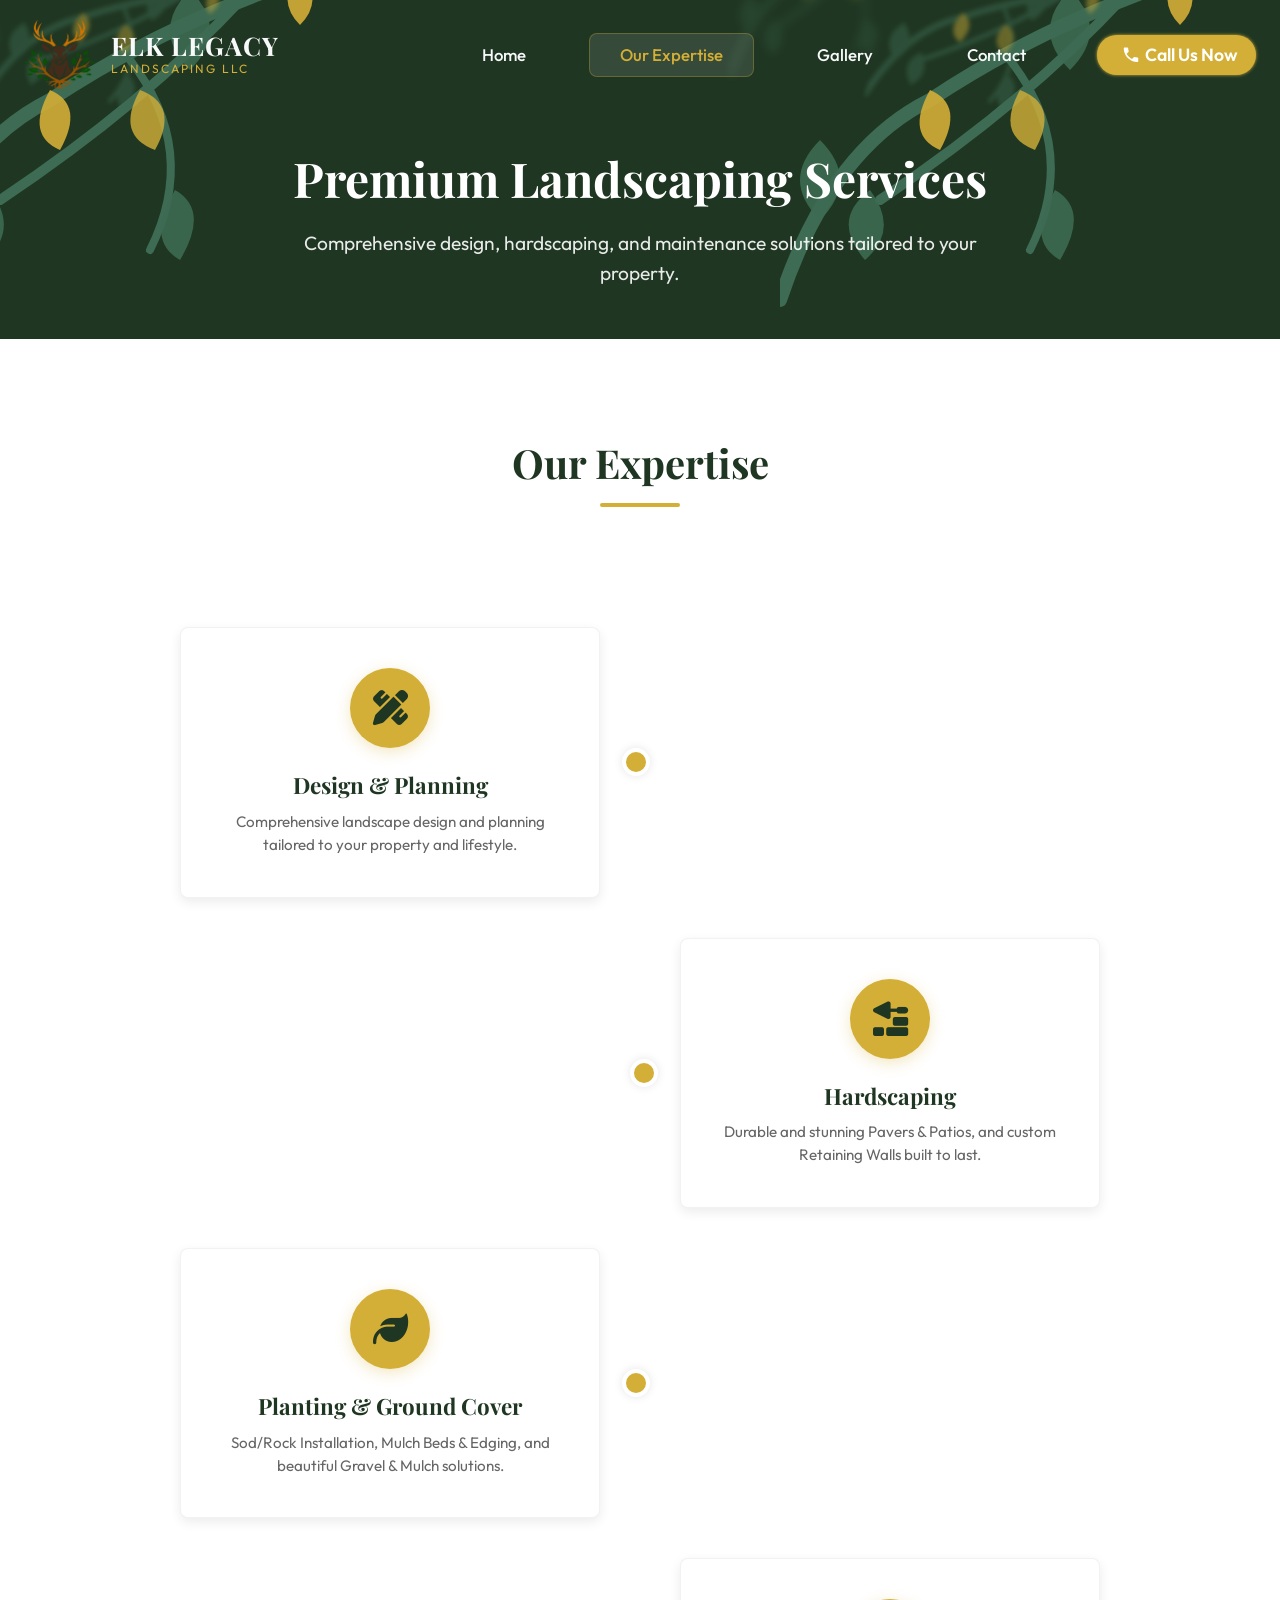
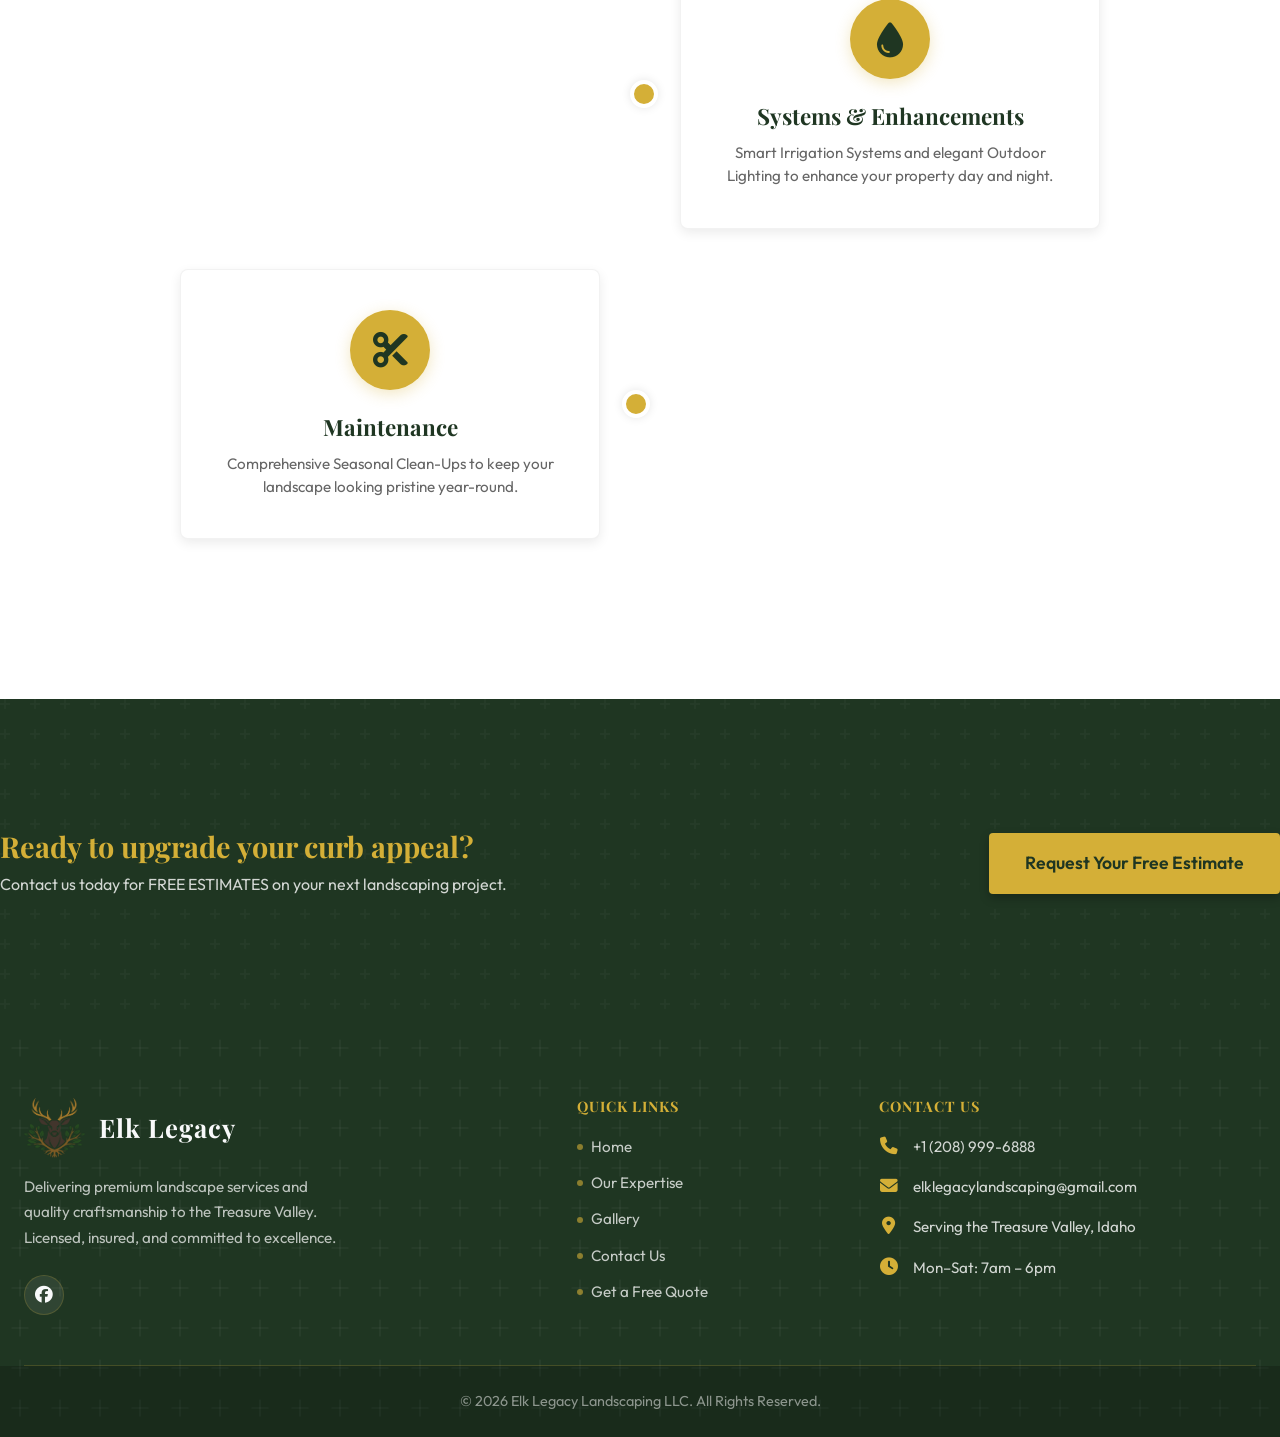
<file: services.html>
<!DOCTYPE html>
<html lang="en">

<head>
    <meta charset="UTF-8">
    <meta name="viewport" content="width=device-width, initial-scale=1.0">
    <title>Our Expertise | Elk Legacy Landscaping LLC</title>
    <meta name="description"
        content="Explore our premium landscaping services including hardscaping, lawn care, and landscape design in the Treasure Valley.">

    <!-- Google Fonts -->
    <link rel="preconnect" href="https://fonts.googleapis.com">
    <link rel="preconnect" href="https://fonts.gstatic.com" crossorigin>
    <link
        href="https://fonts.googleapis.com/css2?family=Outfit:wght@300;400;500;600;700&family=Playfair+Display:wght@500;600;700&display=swap"
        rel="stylesheet">

    <!-- Font Awesome for Icons -->
    <link rel="stylesheet" href="https://cdnjs.cloudflare.com/ajax/libs/font-awesome/6.4.0/css/all.min.css">

    <!-- Custom CSS -->
    <link rel="stylesheet" href="css/style.css">

    <!-- Favicon -->
    <link rel="icon" type="image/png" href="LOGO/elk LOGO.png">
</head>

<body>

    <!-- Desktop & Mobile Header -->
    <header class="header">
        <div class="container header-container">
            <a href="/" class="logo">
                <img src="LOGO/elk LOGO.png" alt="Elk Legacy Landscaping Logo" class="logo-img">
                <div class="logo-text-wrapper">
                    <span class="logo-title">ELK LEGACY</span>
                    <span class="logo-subtitle">LANDSCAPING LLC</span>
                </div>
            </a>

            <nav class="nav-menu">
                <ul class="nav-list">
                    <li>
                        <a href="/" class="nav-link">
                            <svg class="nav-btn-icon icon-1" viewBox="0 0 24 24"><path d="M17,8C8,10 5.9,16.17 3.82,21.34L5.71,22L6.66,19.7C7.14,19.87 7.64,20 8.17,20C14.34,20 17.15,13.66 17,8Z" /></svg>
                            <svg class="nav-btn-icon icon-2" viewBox="0 0 24 24"><path d="M17,8C8,10 5.9,16.17 3.82,21.34L5.71,22L6.66,19.7C7.14,19.87 7.64,20 8.17,20C14.34,20 17.15,13.66 17,8Z" /></svg>
                            <svg class="nav-btn-icon icon-3" viewBox="0 0 24 24"><path d="M17,8C8,10 5.9,16.17 3.82,21.34L5.71,22L6.66,19.7C7.14,19.87 7.64,20 8.17,20C14.34,20 17.15,13.66 17,8Z" /></svg>
                            <span>Home</span>
                        </a>
                    </li>
                    <li>
                        <a href="/services" class="nav-link active">
                            <svg class="nav-btn-icon icon-1" viewBox="0 0 24 24"><path d="M17,8C8,10 5.9,16.17 3.82,21.34L5.71,22L6.66,19.7C7.14,19.87 7.64,20 8.17,20C14.34,20 17.15,13.66 17,8Z" /></svg>
                            <svg class="nav-btn-icon icon-2" viewBox="0 0 24 24"><path d="M17,8C8,10 5.9,16.17 3.82,21.34L5.71,22L6.66,19.7C7.14,19.87 7.64,20 8.17,20C14.34,20 17.15,13.66 17,8Z" /></svg>
                            <svg class="nav-btn-icon icon-3" viewBox="0 0 24 24"><path d="M17,8C8,10 5.9,16.17 3.82,21.34L5.71,22L6.66,19.7C7.14,19.87 7.64,20 8.17,20C14.34,20 17.15,13.66 17,8Z" /></svg>
                            <span>Our Expertise</span>
                        </a>
                    </li>
                    <li>
                        <a href="/gallery" class="nav-link">
                            <svg class="nav-btn-icon icon-1" viewBox="0 0 24 24"><path d="M17,8C8,10 5.9,16.17 3.82,21.34L5.71,22L6.66,19.7C7.14,19.87 7.64,20 8.17,20C14.34,20 17.15,13.66 17,8Z" /></svg>
                            <svg class="nav-btn-icon icon-2" viewBox="0 0 24 24"><path d="M17,8C8,10 5.9,16.17 3.82,21.34L5.71,22L6.66,19.7C7.14,19.87 7.64,20 8.17,20C14.34,20 17.15,13.66 17,8Z" /></svg>
                            <svg class="nav-btn-icon icon-3" viewBox="0 0 24 24"><path d="M17,8C8,10 5.9,16.17 3.82,21.34L5.71,22L6.66,19.7C7.14,19.87 7.64,20 8.17,20C14.34,20 17.15,13.66 17,8Z" /></svg>
                            <span>Gallery</span>
                        </a>
                    </li>
                    <li>
                        <a href="/contact" class="nav-link">
                            <svg class="nav-btn-icon icon-1" viewBox="0 0 24 24"><path d="M17,8C8,10 5.9,16.17 3.82,21.34L5.71,22L6.66,19.7C7.14,19.87 7.64,20 8.17,20C14.34,20 17.15,13.66 17,8Z" /></svg>
                            <svg class="nav-btn-icon icon-2" viewBox="0 0 24 24"><path d="M17,8C8,10 5.9,16.17 3.82,21.34L5.71,22L6.66,19.7C7.14,19.87 7.64,20 8.17,20C14.34,20 17.15,13.66 17,8Z" /></svg>
                            <svg class="nav-btn-icon icon-3" viewBox="0 0 24 24"><path d="M17,8C8,10 5.9,16.17 3.82,21.34L5.71,22L6.66,19.7C7.14,19.87 7.64,20 8.17,20C14.34,20 17.15,13.66 17,8Z" /></svg>
                            <span>Contact</span>
                        </a>
                    </li>
                </ul>
                <a href="tel:+12089996888" class="nav-call-btn">
                    <svg viewBox="0 0 24 24" width="24" height="24" xmlns="http://www.w3.org/2000/svg">
                        <path d="M6.62 10.79c1.44 2.83 3.76 5.14 6.59 6.59l2.2-2.2c.27-.27.67-.36 1.02-.24 1.12.37 2.33.57 3.57.57.55 0 1 .45 1 1V20c0 .55-.45 1-1 1-9.39 0-17-7.61-17-17 0-.55.45-1 1-1h3.5c.55 0 1 .45 1 1 0 1.25.2 2.45.57 3.57.11.35.03.74-.25 1.02l-2.2 2.2z" fill="currentColor"></path>
                    </svg>
                    <span>Call Us Now</span>
                </a>
            </nav>

            <button class="mobile-menu-btn" aria-label="Toggle Menu">
                <i class="fa-solid fa-bars"></i>
            </button>
        </div>
    </header>

    <!-- Mobile Navigation Overlay -->
    <div class="mobile-nav-overlay">
        <button class="close-menu-btn" aria-label="Close Menu">
            <i class="fa-solid fa-xmark"></i>
        </button>
        <ul class="mobile-nav-list">
            <li><a href="/" class="mobile-nav-link">Home</a></li>
            <li><a href="/services" class="mobile-nav-link" style="color: var(--color-accent);">Our Expertise</a></li>
            <li><a href="/gallery" class="mobile-nav-link">Gallery</a></li>
            <li><a href="/contact" class="mobile-nav-link">Contact</a></li>
            <li>
                <a href="tel:+12089996888" class="nav-call-btn">
                    <svg viewBox="0 0 24 24" width="24" height="24" xmlns="http://www.w3.org/2000/svg">
                        <path d="M6.62 10.79c1.44 2.83 3.76 5.14 6.59 6.59l2.2-2.2c.27-.27.67-.36 1.02-.24 1.12.37 2.33.57 3.57.57.55 0 1 .45 1 1V20c0 .55-.45 1-1 1-9.39 0-17-7.61-17-17 0-.55.45-1 1-1h3.5c.55 0 1 .45 1 1 0 1.25.2 2.45.57 3.57.11.35.03.74-.25 1.02l-2.2 2.2z" fill="currentColor"></path>
                    </svg>
                    <span>Call Us Now</span>
                </a>
            </li>
        </ul>
    </div>

    <!-- Page Header (Replacing Hero) -->
    <section class="page-header" style="padding: 150px 0 50px; background-color: var(--color-primary-dark); text-align: center; color: white;">
        <div class="branch-overlay"></div>
        <div class="branch-overlay left"></div>
        <div class="container">
            <h1 style="font-size: 3rem; color: white; margin-bottom: 20px;">Premium Landscaping Services</h1>
            <p style="font-size: 1.2rem; max-width: 700px; margin: 0 auto; opacity: 0.9;">Comprehensive design, hardscaping, and maintenance solutions tailored to your property.</p>
        </div>
    </section>

    <!-- Services Section -->
    <section id="services" class="services section-padding">
        <!-- Floating Leaves -->
        <div class="floating-leaf leaf-1"></div>
        <div class="floating-leaf leaf-2"></div>
        <div class="floating-leaf leaf-3"></div>
        <div class="floating-leaf leaf-4"></div>
        <div class="floating-leaf leaf-5"></div>
        <div class="floating-leaf leaf-6"></div>
        <div class="floating-leaf leaf-7"></div>
        <div class="floating-leaf leaf-8"></div>
        <div class="floating-leaf leaf-9"></div>
        <div class="floating-leaf leaf-10"></div>
        <div class="floating-leaf leaf-11"></div>
        <div class="floating-leaf leaf-12"></div>
        <div class="floating-leaf leaf-13"></div>
        <div class="floating-leaf leaf-14"></div>
        <div class="floating-leaf leaf-15"></div>
        <div class="floating-leaf leaf-16"></div>
        <div class="floating-leaf leaf-17"></div>
        <div class="floating-leaf leaf-18"></div>
        <div class="container">
            <div class="section-title text-center reveal-up">
                <h2>Our Expertise</h2>
                <div class="title-underline"></div>
            </div>

            <div class="services-timeline" id="servicesTimeline">
                <div class="timeline-branch" id="timelineBranch"></div>

                <!-- Service 1 -->
                <div class="timeline-item left">
                    <div class="service-card reveal-timeline">
                        <div class="service-icon-wrapper">
                            <div class="service-icon"><i class="fa-solid fa-pen-ruler"></i></div>
                        </div>
                        <div class="service-content">
                            <h3>Design & Planning</h3>
                            <p>Comprehensive landscape design and planning tailored to your property and lifestyle.</p>
                        </div>
                    </div>
                </div>

                <!-- Service 2 -->
                <div class="timeline-item right">
                    <div class="service-card reveal-timeline">
                        <div class="service-icon-wrapper">
                            <div class="service-icon"><i class="fa-solid fa-trowel-bricks"></i></div>
                        </div>
                        <div class="service-content">
                            <h3>Hardscaping</h3>
                            <p>Durable and stunning Pavers & Patios, and custom Retaining Walls built to last.</p>
                        </div>
                    </div>
                </div>

                <!-- Service 3 -->
                <div class="timeline-item left">
                    <div class="service-card reveal-timeline">
                        <div class="service-icon-wrapper">
                            <div class="service-icon"><i class="fa-solid fa-leaf"></i></div>
                        </div>
                        <div class="service-content">
                            <h3>Planting & Ground Cover</h3>
                            <p>Sod/Rock Installation, Mulch Beds & Edging, and beautiful Gravel & Mulch solutions.</p>
                        </div>
                    </div>
                </div>

                <!-- Service 4 -->
                <div class="timeline-item right">
                    <div class="service-card reveal-timeline">
                        <div class="service-icon-wrapper">
                            <div class="service-icon"><i class="fa-solid fa-droplet"></i></div>
                        </div>
                        <div class="service-content">
                            <h3>Systems & Enhancements</h3>
                            <p>Smart Irrigation Systems and elegant Outdoor Lighting to enhance your property day and night.</p>
                        </div>
                    </div>
                </div>

                <!-- Service 5 -->
                <div class="timeline-item left">
                    <div class="service-card reveal-timeline">
                        <div class="service-icon-wrapper">
                            <div class="service-icon"><i class="fa-solid fa-scissors"></i></div>
                        </div>
                        <div class="service-content">
                            <h3>Maintenance</h3>
                            <p>Comprehensive Seasonal Clean-Ups to keep your landscape looking pristine year-round.</p>
                        </div>
                    </div>
                </div>
            </div>
        </div>
    </section>

    <!-- CTA Banner -->
    <section class="cta-banner">
        <div class="container cta-container reveal-up">
            <div class="cta-text">
                <h2>Ready to upgrade your curb appeal?</h2>
                <p>Contact us today for FREE ESTIMATES on your next landscaping project.</p>
            </div>
            <div class="cta-action">
                <a href="/contact" class="btn btn-primary btn-large">Request Your Free Estimate</a>
            </div>
        </div>
    </section>

    <footer class="footer">
        <div class="container">
            <div class="footer-grid">
                <div class="footer-brand reveal-up">
                    <div class="footer-branding">
                        <img src="LOGO/elk LOGO.png" alt="Elk Legacy Landscaping Logo" class="footer-logo">
                        <h3 class="footer-company-name">Elk Legacy</h3>
                    </div>
                    <p class="footer-desc">Delivering premium landscape services and quality craftsmanship to the Treasure Valley. Licensed, insured, and committed to excellence.</p>
                    <div class="footer-social">
                        <a href="https://www.facebook.com/profile.php?id=61587080534733" class="footer-social-link" target="_blank" rel="noopener noreferrer" aria-label="Follow us on Facebook">
                            <i class="fa-brands fa-facebook"></i>
                        </a>
                    </div>
                </div>
                <div class="footer-col reveal-up" style="transition-delay:0.1s">
                    <h4>Quick Links</h4>
                    <ul class="footer-links">
                        <li><a href="/">Home</a></li>
                        <li><a href="/services">Our Expertise</a></li>
                        <li><a href="/gallery">Gallery</a></li>
                        <li><a href="/contact">Contact Us</a></li>
                        <li><a href="/contact">Get a Free Quote</a></li>
                    </ul>
                </div>
                <div class="footer-col reveal-up" style="transition-delay:0.2s">
                    <h4>Contact Us</h4>
                    <ul class="contact-list">
                        <li><i class="fa-solid fa-phone"></i><a href="tel:+12089996888">+1 (208) 999-6888</a></li>
                        <li><i class="fa-solid fa-envelope"></i><a href="mailto:elklegacylandscaping@gmail.com">elklegacylandscaping@gmail.com</a></li>
                        <li><i class="fa-solid fa-location-dot"></i><span>Serving the Treasure Valley, Idaho</span></li>
                        <li><i class="fa-solid fa-clock"></i><span>Mon–Sat: 7am – 6pm</span></li>
                    </ul>
                </div>
            </div>
        </div>
        <div class="footer-bottom">
            <div class="container">
                <p>&copy; 2026 Elk Legacy Landscaping LLC. All Rights Reserved.</p>
            </div>
        </div>
    </footer>

    <!-- JS -->
    <script src="js/script.js"></script>
</body>

</html>
</file>
<file: css/style.css>
/* =========================================
   VARIABLES & GLOBAL STYLES
   ========================================= */
:root {
    /* Color Palette - Earthy, Premium, Professional */
    --color-primary-dark: #1F3622;
    /* Deep Forest Green */
    --color-primary: #2C4C3B;
    /* Primary Green */
    --color-primary-light: #3D6B53;
    /* Lighter Green */

    --color-accent: #D4AF37;
    /* Warm Gold/Brass */
    --color-accent-hover: #EBCB63;

    --color-earth-dark: #3E3224;
    /* Deep Soil Brown */
    --color-earth-mid: #685744;
    /* Bark Brown */

    --color-bg-light: #FFFFFF;
    /* Off-white, slightly warm */
    --color-bg-white: #FFFFFF;

    --color-text-dark: #222222;
    --color-text-muted: #666666;
    --color-text-light: #F8F9FA;

    /* Typography */
    --font-heading: 'Playfair Display', serif;
    --font-body: 'Outfit', sans-serif;

    /* Transitions & Shadows */
    --transition-fast: 0.2s ease-in-out;
    --transition-smooth: 0.3s cubic-bezier(0.25, 0.8, 0.25, 1);

    --shadow-sm: 0 4px 6px rgba(0, 0, 0, 0.05);
    --shadow-md: 0 10px 20px rgba(0, 0, 0, 0.1);
    --shadow-lg: 0 20px 40px rgba(0, 0, 0, 0.15);
}

* {
    margin: 0;
    padding: 0;
    box-sizing: border-box;
}

html {
    scroll-behavior: smooth;
    background-color: var(--color-primary-dark);
}

body {
    font-family: var(--font-body);
    font-size: 16px;
    line-height: 1.6;
    color: var(--color-text-dark);
    background-color: var(--color-bg-light);
    overflow-x: hidden;
}

h1,
h2,
h3,
h4,
h5,
h6 {
    font-family: var(--font-heading);
    font-weight: 700;
    line-height: 1.2;
    color: var(--color-primary-dark);
}

a {
    text-decoration: none;
    color: inherit;
    transition: var(--transition-fast);
}

ul {
    list-style: none;
}

img {
    max-width: 100%;
    height: auto;
    display: block;
}

.container {
    width: 100%;
    max-width: 1280px;
    margin: 0 auto;
    padding: 0 24px;
}

/* =========================================
   BUTTONS
   ========================================= */
.btn {
    display: inline-flex;
    align-items: center;
    justify-content: center;
    gap: 8px;
    padding: 14px 28px;
    font-family: var(--font-body);
    font-weight: 600;
    font-size: 1rem;
    border-radius: 4px;
    cursor: pointer;
    transition: var(--transition-smooth);
    border: none;
    text-align: center;
}

.btn-large {
    padding: 16px 36px;
    font-size: 1.1rem;
}

.btn-primary {
    background-color: var(--color-accent);
    color: var(--color-primary-dark);
    box-shadow: 0 4px 10px rgba(0, 0, 0, 0.25);
}

.btn-primary:hover {
    background-color: var(--color-accent-hover);
    transform: translateY(-4px);
    box-shadow: 0 8px 20px rgba(0, 0, 0, 0.4);
}

.btn-secondary {
    background-color: var(--color-primary);
    color: var(--color-text-light);
}

.btn-secondary:hover {
    background-color: var(--color-primary-light);
    transform: translateY(-2px);
    box-shadow: 0 6px 15px rgba(44, 76, 59, 0.3);
}

.btn-outline {
    background-color: transparent;
    border: 2px solid var(--color-accent);
    color: var(--color-text-light);
}

.btn-outline:hover {
    background-color: var(--color-accent);
    color: var(--color-primary-dark);
}

/* =========================================
   HEADER & NAVIGATION
   ========================================= */
.header {
    position: absolute;
    top: 0;
    left: 0;
    width: 100%;
    z-index: 100;
    padding: 20px 0;
    transition: var(--transition-smooth);
}

.header.scrolled {
    position: fixed;
    background-color: rgba(255, 255, 255, 0.85); /* White with transparency */
    backdrop-filter: blur(10px);
    padding: 15px 0;
    box-shadow: var(--shadow-sm);
}

.header.scrolled .nav-link,
.header.scrolled .mobile-menu-btn,
.header.scrolled .logo-title {
    color: var(--color-primary-dark);
}

.header.scrolled .btn-outline {
    border-color: var(--color-primary-dark);
    color: var(--color-primary-dark);
}

.header.scrolled .btn-outline:hover {
    background-color: var(--color-primary-dark);
    color: var(--color-text-light);
}

.header-container {
    display: flex;
    justify-content: space-between;
    align-items: center;
}

.logo {
    display: flex;
    align-items: center;
    gap: 16px;
    z-index: 101;
    transition: transform var(--transition-fast);
}

.logo:hover {
    transform: scale(1.05);
}

.logo-img {
    height: 70px;
    width: auto;
    object-fit: contain;
    filter: saturate(1.8) contrast(1.1);
}

.logo-text-wrapper {
    display: flex;
    flex-direction: column;
}

.logo-title {
    font-family: var(--font-heading);
    font-size: 1.6rem;
    font-weight: 700;
    color: var(--color-text-light);
    letter-spacing: 1px;
    line-height: 1.1;
}

.logo-subtitle {
    font-size: 0.75rem;
    font-weight: 400;
    color: var(--color-accent);
    letter-spacing: 2px;
    text-transform: uppercase;
}

.nav-menu {
    display: flex;
    align-items: center;
    gap: 40px;
}

.nav-list {
    display: flex;
    gap: 32px;
}

/* =========================================
   ANIMATED NAV BUTTONS (Slay Effect)
   ========================================= */ 
.nav-link {
    position: relative;
    padding: 8px 30px;
    background: transparent;
    font-size: 1.05rem;
    font-weight: 500;
    color: var(--color-text-light);
    cursor: pointer;
    border: 1px solid transparent;
    border-radius: 8px;
    transition: all 0.5s ease-in-out;
    display: flex;
    align-items: center;
    justify-content: center;
}

.nav-link:hover {
    border: 1px solid var(--color-accent);
    background: linear-gradient(
        85deg,
        var(--color-primary-dark),
        var(--color-primary),
        var(--color-primary-light),
        var(--color-primary),
        var(--color-primary-dark)
    );
    color: var(--color-accent);
    animation: wind 2s ease-in-out infinite;
    filter: drop-shadow(0 4px 8px rgba(0, 0, 0, 0.4));
}

@keyframes wind {
    0% { background-position: 0% 50%; }
    50% { background-position: 100% 50%; }
    100% { background-position: 0% 50%; }
}

/* Icon Animations */
.nav-btn-icon {
    position: absolute;
    fill: var(--color-accent);
    opacity: 0;
    transition: all 0.5s ease-in-out;
    filter: drop-shadow(2px 2px 3px rgba(0, 0, 0, 0.5));
    pointer-events: none;
}

.nav-link:hover .nav-btn-icon {
    opacity: 1;
}

.icon-1 {
    top: -5px;
    right: 5px;
    width: 20px;
    transform: rotate(10deg);
}

.nav-link:hover .icon-1 {
    animation: slay-1 3s cubic-bezier(0.52, 0, 0.58, 1) infinite;
}

@keyframes slay-1 {
    0% { transform: rotate(10deg) translateY(0); }
    50% { transform: rotate(-5deg) translateY(-3px); }
    100% { transform: rotate(10deg) translateY(0); }
}

.icon-2 {
    top: -8px;
    left: 15px;
    width: 10px;
    transform: rotate(10deg);
}

.nav-link:hover .icon-2 {
    animation: slay-2 3s cubic-bezier(0.52, 0, 0.58, 1) 0.5s infinite;
}

@keyframes slay-2 {
    0% { transform: rotate(0deg) translateY(0); }
    50% { transform: rotate(15deg) translateY(-2px); }
    100% { transform: rotate(0) translateY(0); }
}

.icon-3 {
    bottom: -5px;
    left: 5px;
    width: 15px;
    transform: rotate(-5deg);
}

.nav-link:hover .icon-3 {
    animation: slay-3 2.5s cubic-bezier(0.52, 0, 0.58, 1) 0.8s infinite;
}

@keyframes slay-3 {
    0% { transform: rotate(0deg) translateX(0); }
    50% { transform: rotate(-10deg) translateX(-2px); }
    100% { transform: rotate(0) translateX(0); }
}

.nav-link.active {
    background-color: rgba(255, 255, 255, 0.1);
    color: var(--color-accent);
    border: 1px solid rgba(212, 175, 55, 0.3);
}

/* Extend leaf icons to .btn and .nav-call-btn */
.btn {
    position: relative;
    overflow: visible;
}

.btn:hover .nav-btn-icon,
.nav-call-btn:hover .nav-btn-icon {
    opacity: 1;
}

.btn:hover .icon-1,
.nav-call-btn:hover .icon-1 {
    animation: slay-1 3s cubic-bezier(0.52, 0, 0.58, 1) infinite;
}

.btn:hover .icon-2,
.nav-call-btn:hover .icon-2 {
    animation: slay-2 3s cubic-bezier(0.52, 0, 0.58, 1) 0.5s infinite;
}

.btn:hover .icon-3,
.nav-call-btn:hover .icon-3 {
    animation: slay-3 2.5s cubic-bezier(0.52, 0, 0.58, 1) 0.8s infinite;
}

/* =========================================
   NAV CALL NOW BUTTON (Uiverse override)
   ========================================= */ 
.nav-call-btn {
  --main-size: 1.1rem;
  --color-text: #ffffff;
  --color-background: var(--color-accent);
  --color-background-hover: var(--color-primary);
  --color-outline: rgba(212, 175, 55, 0.4);
  --color-shadow: #00000040;
  cursor: pointer;
  display: inline-flex;
  justify-content: center;
  align-items: center;
  text-decoration: none;
  border: none;
  border-radius: calc(var(--main-size) * 100);
  padding: 0.33em 1em 0.33em 1.25em;
  font-family: var(--font-primary), "Poppins", sans-serif;
  font-weight: 600;
  font-size: var(--main-size);
  color: var(--color-text);
  background: var(--color-background);
  box-shadow: 0 0 0.2em 0 var(--color-background);
  transition: 1s;
}

/* Modifier class to reuse nav-call-btn for the hero */
.hero-call-btn {
  --main-size: 1.15rem;
  --color-background: var(--color-primary);
  --color-background-hover: var(--color-primary-dark);
  --color-outline: rgba(31, 54, 34, 0.4);
  filter: drop-shadow(0 4px 10px rgba(0, 0, 0, 0.25));
}

.nav-call-btn:active {
  transform: scale(0.95);
}

.nav-call-btn:hover {
  animation:
    ripple 1s linear infinite,
    colorize 1s infinite;
  transition: 0.5s;
}

.nav-call-btn span {
  margin-left: 0.3em;
  transition: 0.5s;
}

.nav-call-btn:hover span {
  text-shadow: 5px 5px 5px var(--color-shadow);
}

.nav-call-btn:active span {
  text-shadow: none;
}

.nav-call-btn svg {
  height: 1.1em;
  fill: var(--color-text);
  margin-right: -0.16em;
  position: relative;
  transition: 0.5s;
}

.nav-call-btn:hover svg {
  margin-right: 0.66em;
  transition: 0.5s;
  filter: drop-shadow(5px 5px 2.5px var(--color-shadow));
}

.nav-call-btn:active svg {
  filter: none;
}

.nav-call-btn svg polygon:nth-child(1) {
  transition: 0.4s;
  transform: translateX(-60%);
}

.nav-call-btn svg polygon:nth-child(2) {
  transition: 0.5s;
  transform: translateX(-30%);
}

.nav-call-btn:hover svg polygon:nth-child(1) {
  transform: translateX(0%);
  animation: opacity 1s infinite 0.6s;
}

.nav-call-btn:hover svg polygon:nth-child(2) {
  transform: translateX(0%);
  animation: opacity 1s infinite 0.4s;
}

.nav-call-btn:hover svg polygon:nth-child(3) {
  animation: opacity 1s infinite 0.2s;
}

@keyframes opacity {
  0% { opacity: 1; }
  50% { opacity: 0; }
  100% { opacity: 1; }
}

@keyframes colorize {
  0% { background: var(--color-background); }
  50% { background: var(--color-background-hover); }
  100% { background: var(--color-background); }
}

@keyframes ripple {
  0% { box-shadow: 0 0 0 0 transparent, 0 0 1em 0 var(--color-background); }
  50% { box-shadow: 0 0 0 0.2em var(--color-outline), 0 0 1em 0 var(--color-background); }
  100% { box-shadow: 0 0 0 0.4em transparent, 0 0 1em 0 var(--color-background); }
}

.nav-link:hover::after {
    width: 100%;
}

.nav-phone {
    padding: 10px 24px;
}

.mobile-menu-btn {
    display: none;
    background: none;
    border: none;
    color: var(--color-text-light);
    font-size: 1.8rem;
    cursor: pointer;
    z-index: 101;
}

/* Mobile Nav Overlay */
.mobile-nav-overlay {
    position: fixed;
    top: 0;
    right: -100%;
    width: 100%;
    height: 100vh;
    background-color: var(--color-primary-dark);
    z-index: 200;
    display: flex;
    flex-direction: column;
    justify-content: center;
    align-items: center;
    transition: right 0.4s ease-in-out;
}

.mobile-nav-overlay.active {
    right: 0;
}

.close-menu-btn {
    position: absolute;
    top: 30px;
    right: 30px;
    background: none;
    border: none;
    color: var(--color-text-light);
    font-size: 2rem;
    cursor: pointer;
}

.mobile-nav-list {
    display: flex;
    flex-direction: column;
    align-items: center;
    gap: 30px;
    text-align: center;
}

.mobile-nav-link {
    font-family: var(--font-heading);
    font-size: 2rem;
    color: var(--color-text-light);
}

.mobile-nav-link:hover {
    color: var(--color-accent);
}

.mobile-nav-phone {
    margin-top: 20px;
}

/* =========================================
   PAGE HEADERS
   ========================================= */
.page-header {
    position: relative;
    overflow: hidden;
}

.branch-overlay {
    position: absolute;
    top: -50px;
    right: -100px;
    width: 600px;
    height: 500px;
    background-image: url("data:image/svg+xml,%3Csvg xmlns='http://www.w3.org/2000/svg' viewBox='0 0 500 500'%3E%3Cpath d='M500 0 Q300 50 150 150 Q50 200 0 350' fill='none' stroke='%233D6B53' stroke-width='14' stroke-linecap='round'/%3E%3Cpath d='M350 40 Q250 150 100 250' fill='none' stroke='%233D6B53' stroke-width='10' stroke-linecap='round'/%3E%3Cpath d='M230 110 Q300 200 250 300' fill='none' stroke='%233D6B53' stroke-width='8' stroke-linecap='round'/%3E%3Cpath d='M400 20 Q425 50 400 75 Q375 50 400 20 Z' fill='%23D4AF37' opacity='0.9'/%3E%3Cpath d='M290 40 Q330 80 290 120 Q250 80 290 40 Z' fill='%233D6B53' opacity='0.9'/%3E%3Cpath d='M150 140 Q185 155 160 200 Q125 185 150 140 Z' fill='%23D4AF37' opacity='0.9'/%3E%3Cpath d='M40 190 Q80 230 40 270 Q0 230 40 190 Z' fill='%233D6B53' opacity='0.9'/%3E%3Cpath d='M240 140 Q280 155 255 200 Q215 185 240 140 Z' fill='%23D4AF37' opacity='0.8'/%3E%3Cpath d='M90 240 Q120 280 85 310 Q50 270 90 240 Z' fill='%233D6B53' opacity='0.9'/%3E%3Cpath d='M275 240 Q310 260 280 310 Q245 290 275 240 Z' fill='%233D6B53' opacity='0.9'/%3E%3C/svg%3E");
    background-repeat: no-repeat;
    background-size: contain;
    pointer-events: none;
    z-index: 1;
    transform-origin: top right;
    animation: swayMain 12s ease-in-out infinite alternate;
}

.branch-overlay::before {
    content: '';
    position: absolute;
    top: 50px;
    right: 200px;
    width: 400px;
    height: 350px;
    background-image: inherit;
    background-repeat: no-repeat;
    background-size: contain;
    transform-origin: top right;
    opacity: 0.5;
    transform: scale(0.7) rotate(15deg);
    animation: swayBack 15s ease-in-out infinite alternate 2s;
    filter: blur(3px);
}

.branch-overlay::after {
    content: '';
    position: absolute;
    top: -50px;
    right: 350px;
    width: 300px;
    height: 250px;
    background-image: inherit;
    background-repeat: no-repeat;
    background-size: contain;
    transform-origin: top right;
    opacity: 0.3;
    animation: swayDeep 18s ease-in-out infinite alternate 4s;
    filter: blur(5px);
}

.branch-overlay.left {
    right: auto;
    left: -100px;
    transform-origin: center top;
    animation: swayMainLeft 12s ease-in-out infinite alternate;
}

@keyframes swayMain {
    0% { transform: rotate(0deg) skewX(0deg); }
    25% { transform: rotate(-3deg) skewX(2deg); }
    75% { transform: rotate(2deg) skewX(-1deg); }
    100% { transform: rotate(-2deg) skewX(1deg); }
}

@keyframes swayMainLeft {
    0% { transform: scaleX(-1) rotate(0deg) skewX(0deg); }
    25% { transform: scaleX(-1) rotate(-3deg) skewX(2deg); }
    75% { transform: scaleX(-1) rotate(2deg) skewX(-1deg); }
    100% { transform: scaleX(-1) rotate(-2deg) skewX(1deg); }
}

@keyframes swayBack {
    0% { transform: scale(0.7) rotate(15deg); }
    50% { transform: scale(0.7) rotate(18deg); }
    100% { transform: scale(0.7) rotate(12deg); }
}

@keyframes swayDeep {
    0% { transform: scale(0.5) rotate(-10deg) scaleX(-1); }
    50% { transform: scale(0.5) rotate(-15deg) scaleX(-1); }
    100% { transform: scale(0.5) rotate(-5deg) scaleX(-1); }
}

.page-header .container {
    position: relative;
    z-index: 10;
}

/* =========================================
   HERO SECTION
   ========================================= */
.hero {
    position: relative;
    min-height: 100vh;
    display: flex;
    align-items: center;
    padding-top: 100px;
    padding-bottom: 80px;
    background-image: url('../images/hero_sunny_white_house.png');
    background-size: cover;
    background-position: center;
    background-attachment: fixed;
}

.hero-overlay {
    position: absolute;
    top: 0;
    left: 0;
    width: 100%;
    height: 100%;
    background: linear-gradient(to bottom,
            rgba(0, 0, 0, 0.6) 0%,
            rgba(0, 0, 0, 0.5) 50%,
            rgba(0, 0, 0, 0.7) 100%);
}

.hero-content {
    position: relative;
    z-index: 10;
    max-width: 800px;
    margin: 0 auto;
    text-align: center;
    color: var(--color-text-light);
}

.hero-center-logo {
    /* Use multiple thin drop-shadows to simulate a solid stroke/outline */
    filter: drop-shadow(1px 1px 0 rgba(0,0,0,0.8)) 
            drop-shadow(-1px -1px 0 rgba(0,0,0,0.8)) 
            drop-shadow(1px -1px 0 rgba(0,0,0,0.8)) 
            drop-shadow(-1px 1px 0 rgba(0,0,0,0.8))
            drop-shadow(0 4px 10px rgba(0,0,0,0.5));
}

.trust-badges {
    display: flex;
    justify-content: center;
    flex-wrap: wrap;
    gap: 16px;
    margin-bottom: 24px;
}

.badge {
    background-color: rgba(255, 255, 255, 0.1);
    backdrop-filter: blur(4px);
    border: 1px solid rgba(255, 255, 255, 0.2);
    padding: 8px 16px;
    border-radius: 50px;
    font-size: 0.9rem;
    font-weight: 500;
    display: flex;
    align-items: center;
    gap: 8px;
    color: var(--color-text-light);
}

.badge i {
    color: var(--color-accent);
}

.hero-title {
    font-size: 4.5rem;
    color: var(--color-text-light);
    margin-bottom: 24px;
    text-shadow: 0 4px 12px rgba(0, 0, 0, 0.3);
}

/* =========================================
   ROTATING TEXT ANIMATION
   ========================================= */
.rotating-text-wrapper {
    display: inline-flex;
    overflow: hidden;
    padding: 0 0.15em;
    background: var(--color-accent);
    color: var(--color-primary-dark);
    border-radius: 8px;
    vertical-align: baseline;
    position: relative;
    text-shadow: none;
    min-width: 3ch;
}

.rotating-text-inner {
    display: inline-flex;
    position: relative;
    overflow: hidden;
}

.rotating-text-chars {
    display: inline-flex;
    flex-wrap: nowrap;
}

.rotating-text-char {
    display: inline-block;
    /* spring-like bounce: cubic-bezier that overshoots */
    transition: transform 0.4s cubic-bezier(0.34, 1.56, 0.64, 1),
                opacity 0.3s ease;
}

/* Entry animation (from below) */
.rotating-text-char.enter {
    transform: translateY(100%);
    opacity: 0;
}

.rotating-text-char.enter-active {
    transform: translateY(0);
    opacity: 1;
}

/* Exit animation (upward) */
.rotating-text-char.exit {
    transform: translateY(0);
    opacity: 1;
    position: absolute;
    top: 0;
    left: 0;
}

.rotating-text-char.exit-active {
    transform: translateY(-120%);
    opacity: 0;
}

.rotating-text-space {
    white-space: pre;
    display: inline-block;
}

@media (max-width: 768px) {
    .rotating-text-wrapper {
        padding: 0 0.1em;
        border-radius: 6px;
    }
}

.hero-subtitle {
    font-size: 1.25rem;
    font-weight: 300;
    margin: 0 auto 40px;
    max-width: 650px;
    opacity: 0.95;
    text-shadow: 0 2px 8px rgba(0, 0, 0, 0.3);
}

.hero-cta-group {
    display: flex;
    justify-content: center;
    gap: 30px;
    flex-wrap: wrap;
}

/* Animations */
@keyframes fadeInUp {
    from {
        opacity: 0;
        transform: translateY(30px);
    }

    to {
        opacity: 1;
        transform: translateY(0);
    }
}

.animate-fade-in-up {
    opacity: 0;
    animation: fadeInUp 0.8s cubic-bezier(0.25, 0.8, 0.25, 1) forwards;
}

/* Scroll Reveal Classes */
.reveal-up {
    opacity: 0;
    transform: translateY(40px);
    transition: all 0.8s cubic-bezier(0.25, 0.8, 0.25, 1);
}

.reveal-up.active {
    opacity: 1;
    transform: translateY(0);
}

/* =========================================
   MEDIA QUERIES
   ========================================= */
@media (max-width: 992px) {
    .nav-menu {
        display: none;
    }

    .mobile-menu-btn {
        display: block;
    }

    .hero-title {
        font-size: 3.5rem;
    }
}

@media (max-width: 768px) {
    .logo {
        gap: 10px;
    }
    
    .logo-img {
        height: 50px;
    }
    
    .logo-title {
        font-size: 1.2rem;
    }
    
    .logo-subtitle {
        font-size: 0.6rem;
        letter-spacing: 1px;
    }

    .hero-title {
        font-size: 2.5rem;
    }

    .hero-subtitle {
        font-size: 1.1rem;
    }

    .hero-cta-group {
        flex-direction: column;
        width: 100%;
        max-width: 350px;
        margin: 0 auto;
        align-items: center;
    }

    .btn-large {
        width: 100%;
    }

    .branch-overlay {
        width: 200px;
        height: 180px;
        top: -20px;
        right: -40px;
    }

    .branch-overlay::before,
    .branch-overlay::after {
        display: none;
    }

    .branch-overlay.left {
        right: auto;
        left: -40px;
        top: auto;
        bottom: -20px;
    }
}

/* =========================================
   GENERAL SECTIONS
   ========================================= */
.section-padding {
    padding: 100px 0;
}

.section-title {
    margin-bottom: 60px;
}

.section-title h2 {
    font-size: 2.5rem;
    color: var(--color-primary-dark);
    margin-bottom: 16px;
}

.text-center {
    text-align: center;
}

.title-underline {
    height: 4px;
    width: 80px;
    background-color: var(--color-accent);
    margin: 0 auto;
    border-radius: 2px;
}

/* =========================================
   SERVICES SECTION
   ========================================= */
.services {
    background-color: var(--color-bg-white);
    position: relative;
    overflow: hidden;
}

/* =========================================
   FLOATING LEAVES ANIMATION
   ========================================= */
.floating-leaf {
    position: absolute;
    width: 30px;
    height: 30px;
    background-image: url("data:image/svg+xml,%3Csvg xmlns='http://www.w3.org/2000/svg' viewBox='0 0 50 50'%3E%3Cpath d='M25 2 Q40 15 45 30 Q40 45 25 48 Q10 45 5 30 Q10 15 25 2 Z' fill='%232C4C3B' opacity='0.12'/%3E%3Cpath d='M25 8 Q25 25 25 45' stroke='%232C4C3B' stroke-width='0.8' fill='none' opacity='0.1'/%3E%3C/svg%3E");
    background-size: contain;
    background-repeat: no-repeat;
    pointer-events: none;
    z-index: 0;
    will-change: transform;
}

.leaf-1 {
    width: 60px; height: 60px;
    top: 5%;
    left: -80px;
    animation: leafDrift1 18s ease-in-out infinite;
    animation-delay: 0s;
}

.leaf-2 {
    width: 45px; height: 45px;
    top: 15%;
    left: -80px;
    animation: leafDrift2 22s ease-in-out infinite;
    animation-delay: 3s;
}

.leaf-3 {
    width: 75px; height: 75px;
    top: 30%;
    left: -80px;
    animation: leafDrift1 20s ease-in-out infinite;
    animation-delay: 6s;
}

.leaf-4 {
    width: 40px; height: 40px;
    top: 50%;
    left: -80px;
    animation: leafDrift3 24s ease-in-out infinite;
    animation-delay: 2s;
}

.leaf-5 {
    width: 55px; height: 55px;
    top: 65%;
    left: -80px;
    animation: leafDrift2 19s ease-in-out infinite;
    animation-delay: 8s;
}

.leaf-6 {
    width: 42px; height: 42px;
    top: 80%;
    left: -80px;
    animation: leafDrift1 25s ease-in-out infinite;
    animation-delay: 5s;
}

.leaf-7 {
    width: 68px; height: 68px;
    top: 40%;
    left: -80px;
    animation: leafDrift3 21s ease-in-out infinite;
    animation-delay: 10s;
}

.leaf-8 {
    width: 50px; height: 50px;
    top: 90%;
    left: -80px;
    animation: leafDrift2 17s ease-in-out infinite;
    animation-delay: 12s;
}

.leaf-9 {
    width: 65px; height: 65px;
    top: 10%;
    left: -80px;
    animation: leafDrift3 20s ease-in-out infinite;
    animation-delay: 1s;
}

.leaf-10 {
    width: 48px; height: 48px;
    top: 25%;
    left: -80px;
    animation: leafDrift1 23s ease-in-out infinite;
    animation-delay: 4s;
}

.leaf-11 {
    width: 70px; height: 70px;
    top: 45%;
    left: -80px;
    animation: leafDrift2 21s ease-in-out infinite;
    animation-delay: 7s;
}

.leaf-12 {
    width: 52px; height: 52px;
    top: 60%;
    left: -80px;
    animation: leafDrift3 19s ease-in-out infinite;
    animation-delay: 11s;
}

.leaf-13 {
    width: 58px; height: 58px;
    top: 75%;
    left: -80px;
    animation: leafDrift1 26s ease-in-out infinite;
    animation-delay: 14s;
}

.leaf-14 {
    width: 44px; height: 44px;
    top: 85%;
    left: -80px;
    animation: leafDrift2 22s ease-in-out infinite;
    animation-delay: 2s;
}

.leaf-15 {
    width: 72px; height: 72px;
    top: 5%;
    left: -80px;
    animation: leafDrift3 25s ease-in-out infinite;
    animation-delay: 9s;
}

.leaf-16 {
    width: 46px; height: 46px;
    top: 35%;
    left: -80px;
    animation: leafDrift1 18s ease-in-out infinite;
    animation-delay: 13s;
}

.leaf-17 {
    width: 62px; height: 62px;
    top: 55%;
    left: -80px;
    animation: leafDrift2 24s ease-in-out infinite;
    animation-delay: 5s;
}

.leaf-18 {
    width: 54px; height: 54px;
    top: 95%;
    left: -80px;
    animation: leafDrift3 20s ease-in-out infinite;
    animation-delay: 15s;
}

/* Drift path 1: gentle arc across with tumble */
@keyframes leafDrift1 {
    0% {
        transform: translateX(0) translateY(0) rotate(0deg) scale(1);
        opacity: 0;
    }
    5% {
        opacity: 0.7;
    }
    25% {
        transform: translateX(25vw) translateY(-30px) rotate(90deg) scale(1.1);
    }
    50% {
        transform: translateX(50vw) translateY(40px) rotate(200deg) scale(0.9);
    }
    75% {
        transform: translateX(75vw) translateY(-20px) rotate(310deg) scale(1.05);
    }
    95% {
        opacity: 0.7;
    }
    100% {
        transform: translateX(105vw) translateY(30px) rotate(400deg) scale(1);
        opacity: 0;
    }
}

/* Drift path 2: wavy descent */
@keyframes leafDrift2 {
    0% {
        transform: translateX(0) translateY(0) rotate(0deg);
        opacity: 0;
    }
    5% {
        opacity: 0.6;
    }
    20% {
        transform: translateX(20vw) translateY(50px) rotate(70deg);
    }
    40% {
        transform: translateX(40vw) translateY(-10px) rotate(160deg);
    }
    60% {
        transform: translateX(60vw) translateY(60px) rotate(250deg);
    }
    80% {
        transform: translateX(80vw) translateY(10px) rotate(340deg);
    }
    95% {
        opacity: 0.6;
    }
    100% {
        transform: translateX(105vw) translateY(40px) rotate(420deg);
        opacity: 0;
    }
}

/* Drift path 3: floating upward arc */
@keyframes leafDrift3 {
    0% {
        transform: translateX(0) translateY(0) rotate(0deg) scaleX(-1);
        opacity: 0;
    }
    5% {
        opacity: 0.5;
    }
    30% {
        transform: translateX(30vw) translateY(-60px) rotate(120deg) scaleX(-1);
    }
    50% {
        transform: translateX(50vw) translateY(20px) rotate(200deg) scaleX(-1);
    }
    70% {
        transform: translateX(70vw) translateY(-40px) rotate(290deg) scaleX(-1);
    }
    95% {
        opacity: 0.5;
    }
    100% {
        transform: translateX(105vw) translateY(-10px) rotate(380deg) scaleX(-1);
        opacity: 0;
    }
}

.services-timeline {
    position: relative;
    max-width: 1000px;
    margin: 0 auto;
    padding: 40px 0;
}

.timeline-branch {
    position: absolute;
    left: 50%;
    top: 0;
    width: 6px;
    background: var(--color-primary-dark);
    transform: translateX(-50%);
    height: 0; /* Handled by JS on scroll */
    z-index: 1;
    border-radius: 3px;
    transition: height 0.1s ease-out;
}

/* Branch Texture/Leaf elements could go here, but a thick green line serves as the trunk */

.timeline-item {
    position: relative;
    width: 50%;
    padding: 20px 40px;
    box-sizing: border-box;
    z-index: 2;
    opacity: 0; 
    /* The springy pop-out animation */
    transition: transform 0.8s cubic-bezier(0.34, 1.56, 0.64, 1), opacity 0.8s ease;
}

/* Start positions */
.timeline-item.left {
    left: 0;
    transform: translateX(50px) scale(0.5);
    transform-origin: center right;
}

.timeline-item.right {
    left: 50%;
    transform: translateX(-50px) scale(0.5);
    transform-origin: center left;
}

/* Active positions (when scrolled into view) */
.timeline-item.active {
    opacity: 1;
    transform: translateX(0) scale(1);
}

/* The 'nodes' or 'buds' on the branch */
.timeline-item::after {
    content: '';
    position: absolute;
    width: 20px;
    height: 20px;
    background-color: var(--color-accent);
    border: 4px solid white;
    border-radius: 50%;
    top: 50%;
    transform: translateY(-50%) scale(0);
    z-index: 3;
    transition: transform 0.4s cubic-bezier(0.34, 1.56, 0.64, 1) 0.4s;
    box-shadow: 0 0 10px rgba(0,0,0,0.1);
}

.timeline-item.active::after {
    transform: translateY(-50%) scale(1);
}

.timeline-item.left::after {
    right: -10px;
}

.timeline-item.right::after {
    left: -10px;
}

/* Responsive single-column "branch on the left" layout for mobile */
@media (max-width: 768px) {
    .timeline-branch {
        left: 30px;
    }
    
    .timeline-item.left,
    .timeline-item.right {
        width: 100%;
        left: 0;
        padding-left: 70px;
        padding-right: 20px;
        transform: translateX(-20px) scale(0.8);
        transform-origin: center left;
    }

    .timeline-item.left::after,
    .timeline-item.right::after {
        left: 20px;
        right: auto;
    }
    
    .timeline-item.active {
        transform: translateX(0) scale(1);
    }
}

.service-card {
    background: var(--color-bg-white);
    border-radius: 8px;
    overflow: hidden;
    box-shadow: 0 4px 12px rgba(0, 0, 0, 0.08); /* slightly stronger distinct shadow */
    transition: var(--transition-smooth);
    border: 1px solid rgba(0, 0, 0, 0.05); /* very light subtle border */
    display: flex;
    flex-direction: column;
    padding: 40px 30px;
    align-items: center;
    text-align: center;
}

.service-card:hover {
    transform: translateY(-5px);
    box-shadow: 0 10px 25px rgba(0, 0, 0, 0.12);
}

.service-icon-wrapper {
    margin-bottom: 24px;
}

.service-icon {
    width: 80px;
    height: 80px;
    background-color: var(--color-accent);
    border-radius: 50%;
    display: flex;
    align-items: center;
    justify-content: center;
    color: var(--color-primary-dark);
    font-size: 2.2rem;
    box-shadow: 0 4px 15px rgba(212, 175, 55, 0.3);
    transition: background-color var(--transition-fast), color var(--transition-fast), transform var(--transition-smooth);
}

.service-card:hover .service-icon {
    transform: scale(1.1) rotate(5deg);
}

.service-content {
    flex-grow: 1;
}

.service-content h3 {
    font-size: 1.4rem;
    margin-bottom: 12px;
    color: var(--color-primary-dark);
    font-weight: 700;
}

.service-content p {
    color: var(--color-text-muted);
    font-size: 0.95rem;
    line-height: 1.5;
}

/* =========================================
   GALLERY SECTION
   ========================================= */
.gallery {
    background-color: var(--color-bg-light);
    overflow: hidden;
}

.gallery-slideshow-container {
    position: relative;
    width: 100%;
    max-width: 900px;
    margin: 0 auto;
    perspective: 1200px;
    background: transparent;
    border-radius: 0;
    overflow: visible;
    box-shadow: none;
}

.gallery-slideshow-viewport {
    position: relative;
    width: 100%;
    height: 380px;
    transform-style: preserve-3d;
    transition: transform 1s cubic-bezier(0.42, 0, 0.58, 1);
}

.gallery-carousel-face {
    position: absolute;
    width: 250px;
    height: 180px;
    left: 50%;
    top: 50%;
    margin-left: -125px;
    margin-top: -90px;
    object-fit: cover;
    border-radius: 12px;
    box-shadow: 0 10px 40px rgba(0, 0, 0, 0.3);
    backface-visibility: hidden;
    transition: opacity 0.5s ease;
    will-change: transform;
    image-rendering: auto;
    -webkit-transform: translateZ(0);
    transform: translateZ(0);
}

/* The "front-facing" image gets a subtle glow */
.gallery-carousel-face.front-face {
    box-shadow: 0 10px 60px rgba(212, 175, 55, 0.3), 0 5px 20px rgba(0,0,0,0.4);
}

@media (max-width: 768px) {
    .gallery-slideshow-viewport {
        height: 280px;
    }
    .gallery-carousel-face {
        width: 180px;
        height: 130px;
        margin-left: -90px;
        margin-top: -65px;
    }
}

/* Navigation Buttons */
.gallery-nav-btn {
    position: absolute;
    top: 50%;
    transform: translateY(-50%);
    background: rgba(31, 54, 34, 0.7);
    backdrop-filter: blur(4px);
    border: none;
    color: white;
    width: 50px;
    height: 50px;
    border-radius: 50%;
    font-size: 1.5rem;
    cursor: pointer;
    z-index: 10;
    display: flex;
    align-items: center;
    justify-content: center;
    transition: var(--transition-fast);
}

.gallery-nav-btn:hover {
    background: var(--color-accent);
    color: var(--color-primary-dark);
}

.prev-btn {
    left: -30px;
}

.next-btn {
    right: -30px;
}

/* Indicators */
.gallery-indicators {
    position: absolute;
    bottom: -10px;
    left: 50%;
    transform: translateX(-50%);
    display: flex;
    gap: 8px;
    z-index: 10;
}

.indicator-dot {
    width: 10px;
    height: 10px;
    border-radius: 50%;
    background: rgba(31, 54, 34, 0.3);
    cursor: pointer;
    transition: var(--transition-fast);
}

.indicator-dot.active {
    background: var(--color-accent);
    transform: scale(1.3);
}

.gallery-overlay h3 {
    color: var(--color-text-light);
    font-size: 1.5rem;
    transform: translateY(20px);
    transition: transform var(--transition-smooth);
}

.gallery-item:hover .gallery-overlay h3 {
    transform: translateY(0);
}

/* =========================================
   CTA BANNER
   ========================================= */
.cta-banner {
    background-color: var(--color-primary);
    padding: 80px 0;
    position: relative;
}

.cta-banner::before {
    content: '';
    position: absolute;
    top: 0;
    left: 0;
    width: 100%;
    height: 100%;
    background-image: url("data:image/svg+xml,%3Csvg width='60' height='60' viewBox='0 0 60 60' xmlns='http://www.w3.org/2000/svg'%3E%3Cg fill='none' fill-rule='evenodd'%3E%3Cg fill='%23ffffff' fill-opacity='0.05'%3E%3Cpath d='M36 34v-4h-2v4h-4v2h4v4h2v-4h4v-2h-4zm0-30V0h-2v4h-4v2h4v4h2V6h4V4h-4zM6 34v-4H4v4H0v2h4v4h2v-4h4v-2H6zM6 4V0H4v4H0v2h4v4h2V6h4V4H6z'/%3E%3C/g%3E%3C/g%3E%3C/svg%3E");
    opacity: 0.5;
}

.cta-container {
    display: flex;
    justify-content: space-between;
    align-items: center;
    position: relative;
    z-index: 2;
    flex-wrap: wrap;
    gap: 30px;
}

.cta-text {
    flex: 1 1 500px;
}

.cta-text h2 {
    color: var(--color-accent);
    font-size: 2.2rem;
    margin-bottom: 12px;
}

.cta-text p {
    color: var(--color-text-light);
    font-size: 1.2rem;
}

.cta-action {
    flex: 0 0 auto;
}

/* =========================================
   FOOTER
   ========================================= */
.footer {
    background-color: var(--color-primary-dark);
    background-image: url("data:image/svg+xml,%3Csvg xmlns='http://www.w3.org/2000/svg' width='40' height='40' viewBox='0 0 40 40'%3E%3Cline x1='20' y1='12' x2='20' y2='28' stroke='%23ffffff' stroke-width='1.2' stroke-linecap='round' opacity='0.06'/%3E%3Cline x1='12' y1='20' x2='28' y2='20' stroke='%23ffffff' stroke-width='1.2' stroke-linecap='round' opacity='0.06'/%3E%3C/svg%3E");
    background-repeat: repeat;
    color: var(--color-text-light);
    padding: 70px 0 0;
}

.footer-grid {
    display: grid;
    grid-template-columns: 2fr 1fr 1.5fr;
    gap: 50px;
    padding-bottom: 50px;
    border-bottom: 1px solid rgba(212, 175, 55, 0.2);
}

/* Column 1 — Brand */
.footer-brand .footer-branding {
    display: flex;
    align-items: center;
    gap: 14px;
    margin-bottom: 16px;
}

.footer-logo {
    height: 60px;
    width: auto;
    object-fit: contain;
}

.footer-company-name {
    font-size: 1.6rem;
    color: var(--color-text-light);
    letter-spacing: 1px;
}

.footer-desc {
    color: rgba(255, 255, 255, 0.7);
    margin-bottom: 24px;
    max-width: 320px;
    line-height: 1.7;
    font-size: 0.95rem;
}

/* Column 2 — Quick Links */
.footer-col h4 {
    font-family: var(--font-heading);
    font-size: 1.1rem;
    color: var(--color-accent);
    margin-bottom: 20px;
    letter-spacing: 1px;
    text-transform: uppercase;
    font-size: 0.9rem;
}

.footer-links {
    list-style: none;
    display: flex;
    flex-direction: column;
    gap: 12px;
}

.footer-links a {
    color: rgba(255, 255, 255, 0.75);
    font-size: 0.95rem;
    transition: var(--transition-fast);
    display: flex;
    align-items: center;
    gap: 8px;
}

.footer-links a::before {
    content: '';
    display: inline-block;
    width: 6px;
    height: 6px;
    background-color: var(--color-accent);
    border-radius: 50%;
    flex-shrink: 0;
    opacity: 0.6;
    transition: var(--transition-fast);
}

.footer-links a:hover {
    color: var(--color-accent);
}

.footer-links a:hover::before {
    opacity: 1;
}

/* Column 3 — Contact */
.contact-list {
    display: flex;
    flex-direction: column;
    gap: 16px;
    list-style: none;
}

.contact-list li {
    display: flex;
    align-items: flex-start;
    gap: 14px;
    color: rgba(255, 255, 255, 0.8);
    font-size: 0.95rem;
}

.contact-list i {
    color: var(--color-accent);
    font-size: 1.1rem;
    width: 20px;
    text-align: center;
    margin-top: 2px;
    flex-shrink: 0;
}

.contact-list a:hover {
    color: var(--color-accent);
}

/* Social Icons */
.footer-social {
    display: flex;
    gap: 14px;
    margin-top: 24px;
}

.footer-social-link {
    display: flex;
    align-items: center;
    justify-content: center;
    width: 40px;
    height: 40px;
    background-color: rgba(255, 255, 255, 0.08);
    border-radius: 50%;
    color: var(--color-text-light);
    font-size: 1.1rem;
    transition: var(--transition-smooth);
    border: 1px solid rgba(212, 175, 55, 0.2);
}

.footer-social-link:hover {
    background-color: var(--color-accent);
    color: var(--color-primary-dark);
    transform: translateY(-4px);
    border-color: var(--color-accent);
}

.footer-form h4 {
    color: var(--color-text-light);
    font-size: 1.5rem;
    margin-bottom: 24px;
}

.contact-form,
.contact-info-card {
    background: rgba(255, 255, 255, 0.12);
    padding: 50px 45px;
    border: 2px solid rgba(212, 175, 55, 0.4);
    box-shadow: 0 8px 32px rgba(0, 0, 0, 0.3);
    height: 100%; /* Ensure both cards are same height if content allows */
    display: flex;
    flex-direction: column;
}

.contact-form {
    border-radius: 8px 45% 8px 45%;
}

.contact-info-card {
    border-radius: 45% 8px 45% 8px; /* Mirrored leaf shape */
}

.form-group {
    margin-bottom: 20px;
}

.contact-form input,
.contact-form textarea {
    width: 100%;
    padding: 14px 20px;
    background-color: rgba(255, 255, 255, 0.95);
    border: 1px solid transparent;
    border-radius: 4px;
    font-family: var(--font-body);
    font-size: 1rem;
    color: var(--color-text-dark);
    transition: var(--transition-fast);
}

.contact-form input:focus,
.contact-form textarea:focus {
    outline: none;
    border-color: var(--color-accent);
    box-shadow: 0 0 0 3px rgba(212, 175, 55, 0.2);
}

.btn-submit {
    width: 100%;
    padding: 1em 2em;
    border: none;
    border-radius: 50px;
    font-weight: bold;
    letter-spacing: 3px;
    background: #DCFFFC;
    text-transform: uppercase;
    color: #088178;
    transition: all 1000ms;
    font-size: 15px;
    position: relative;
    overflow: hidden;
    outline: 2px solid #088178;
}

.btn-submit:hover {
    color: #DCFFFC;
    transform: scale(1);
    outline: 2px solid #088178;
    box-shadow: 4px 5px 17px -4px #088178;
}

.btn-submit::before {
    content: "";
    position: absolute;
    left: -50px;
    top: 0;
    width: 0;
    height: 100%;
    background-color: #088178;
    transform: skewX(30deg);
    z-index: -1;
    transition: width 1000ms;
}

.btn-submit:hover::before {
    width: 250%;
}

.form-status {
    margin-top: 15px;
    font-size: 0.9rem;
    text-align: center;
    display: none;
}

.form-status.success {
    display: block;
    color: #4CAF50;
}

.form-status.error {
    display: block;
    color: #f44336;
    background-color: rgba(244, 67, 54, 0.1);
    padding: 10px;
    border-radius: 4px;
}

.footer-bottom {
    background-color: rgba(0, 0, 0, 0.2);
    padding: 24px 0;
    text-align: center;
    color: rgba(255, 255, 255, 0.5);
    font-size: 0.9rem;
}

.contact-section {
    background-color: var(--color-primary-dark);
    background-image: url("data:image/svg+xml,%3Csvg xmlns='http://www.w3.org/2000/svg' width='40' height='40' viewBox='0 0 40 40'%3E%3Cline x1='20' y1='12' x2='20' y2='28' stroke='%23ffffff' stroke-width='1.2' stroke-linecap='round' opacity='0.06'/%3E%3Cline x1='12' y1='20' x2='28' y2='20' stroke='%23ffffff' stroke-width='1.2' stroke-linecap='round' opacity='0.06'/%3E%3C/svg%3E");
    background-repeat: repeat;
    color: var(--color-text-light);
    padding: 70px 0;
}

/* =========================================
   CTA BANNER
   ========================================= */
.cta-banner {
    background-color: var(--color-primary-dark);
}

.cta-container {
    display: flex;
    align-items: center;
    justify-content: space-between;
    gap: 30px;
    padding: 50px 0;
}

.cta-text h2 {
    font-family: var(--font-heading);
    font-size: 1.8rem;
    color: var(--color-accent);
    margin-bottom: 8px;
}

.cta-text p {
    color: rgba(255, 255, 255, 0.8);
    font-size: 1rem;
}

.cta-action .btn {
    white-space: nowrap;
}

/* =========================================
   MEDIA QUERIES FOR SECTIONS
   ========================================= */
@media (max-width: 992px) {
    .footer-grid {
        grid-template-columns: 1fr !important;
        gap: 40px !important;
    }

    .footer-brand {
        text-align: center;
        display: flex;
        flex-direction: column;
        align-items: center;
    }

    .footer-branding {
        justify-content: center;
    }

    .footer-desc {
        max-width: 100%;
    }

    .footer-social {
        justify-content: center;
    }

    .footer-col {
        text-align: center;
    }

    .footer-links a, 
    .contact-list li {
        justify-content: center;
    }
}

@media (max-width: 768px) {
    .cta-container {
        text-align: center;
        flex-direction: column;
    }

    .section-padding {
        padding: 60px 0;
    }

    .section-title h2 {
        font-size: 2rem;
    }
}

/* =========================================
   PAGE SLIDE TRANSITIONS
   ========================================= */
@keyframes pageSlideIn {
    from {
        opacity: 0;
        transform: scale(0.98);
        filter: blur(5px);
    }
    to {
        opacity: 1;
        transform: scale(1);
        filter: blur(0);
    }
}

@keyframes pageSlideOut {
    from {
        opacity: 1;
        transform: scale(1);
        filter: blur(0);
    }
    to {
        opacity: 0;
        transform: scale(1.02);
        filter: blur(5px);
    }
}

body {
    opacity: 1; /* Fallback for browsers without animation support */
    will-change: transform, opacity, filter;
    animation: pageSlideIn 0.5s cubic-bezier(0.4, 0, 0.2, 1) both;
}

/* We don't need .page-entering anymore, it's the default state */

body.page-exiting {
    will-change: transform, opacity, filter;
    animation: pageSlideOut 0.4s cubic-bezier(0.4, 0, 1, 1) both;
    pointer-events: none;
}
</file>
